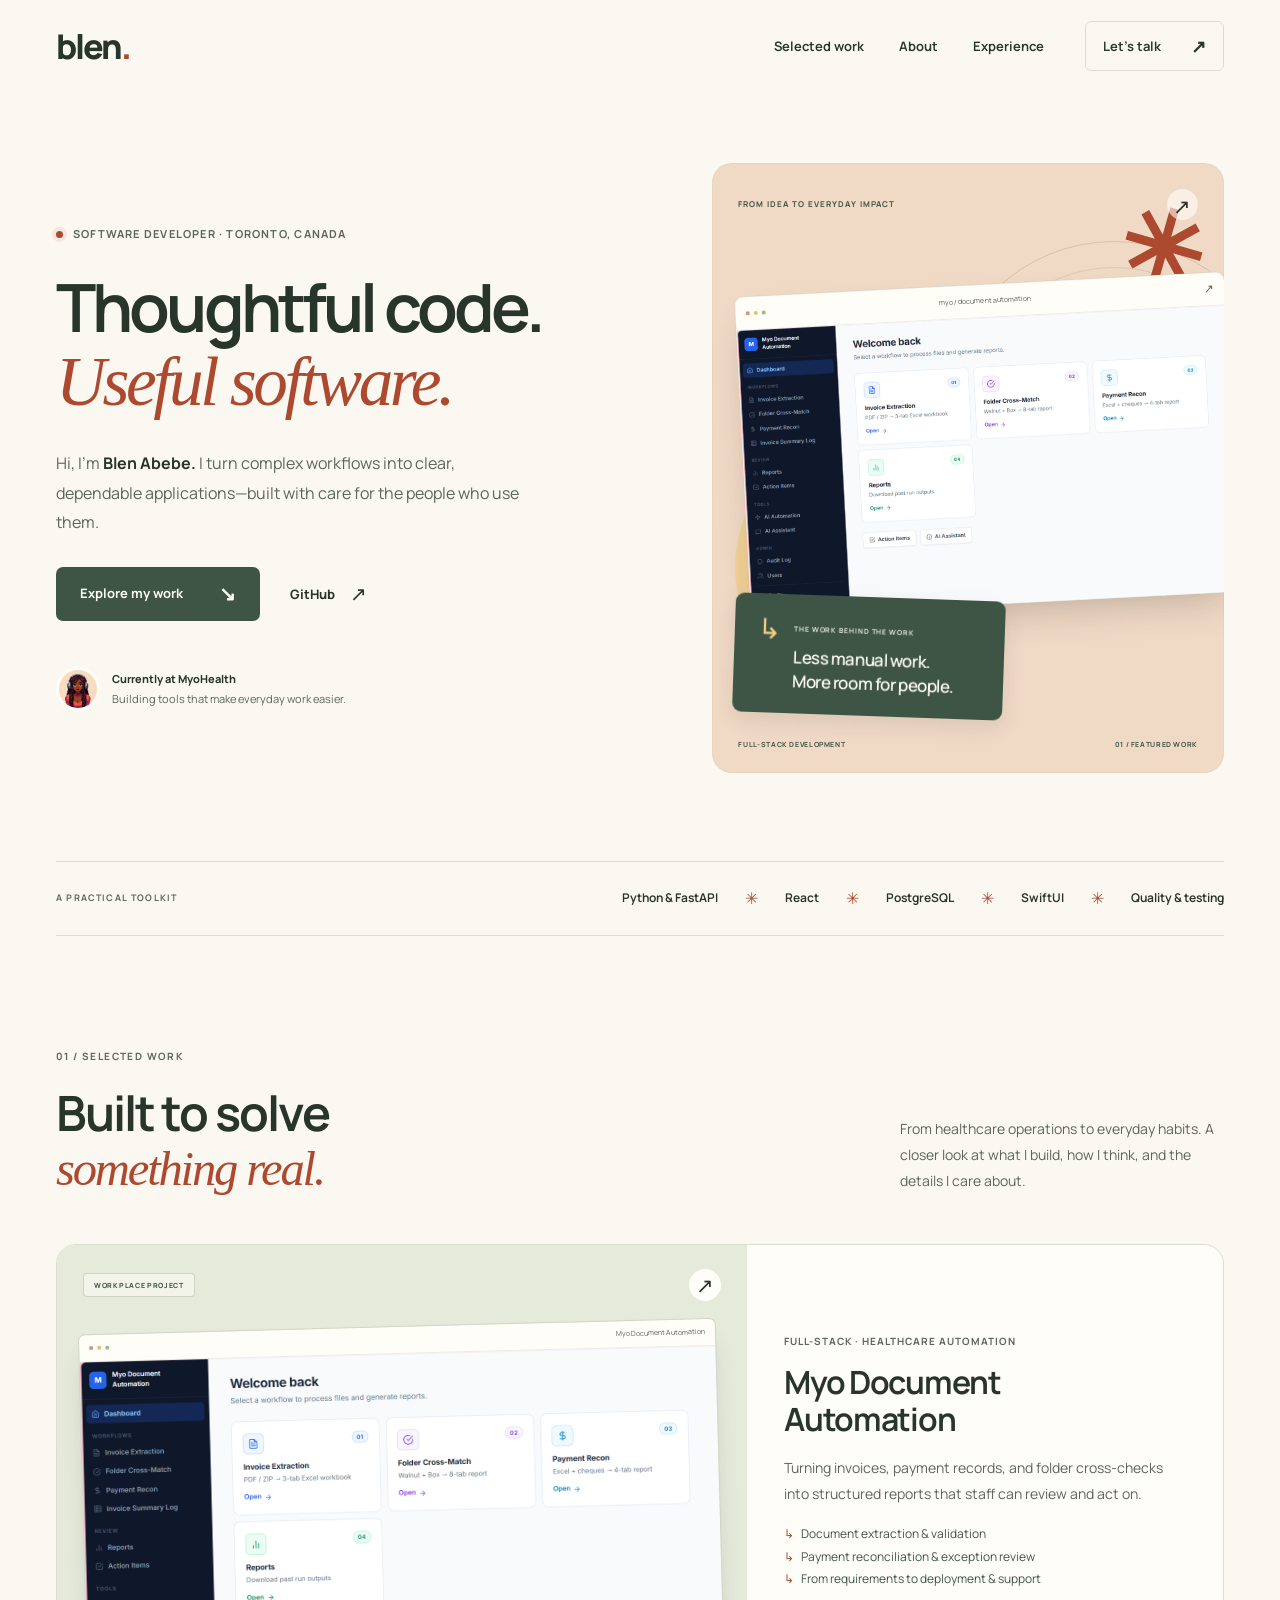
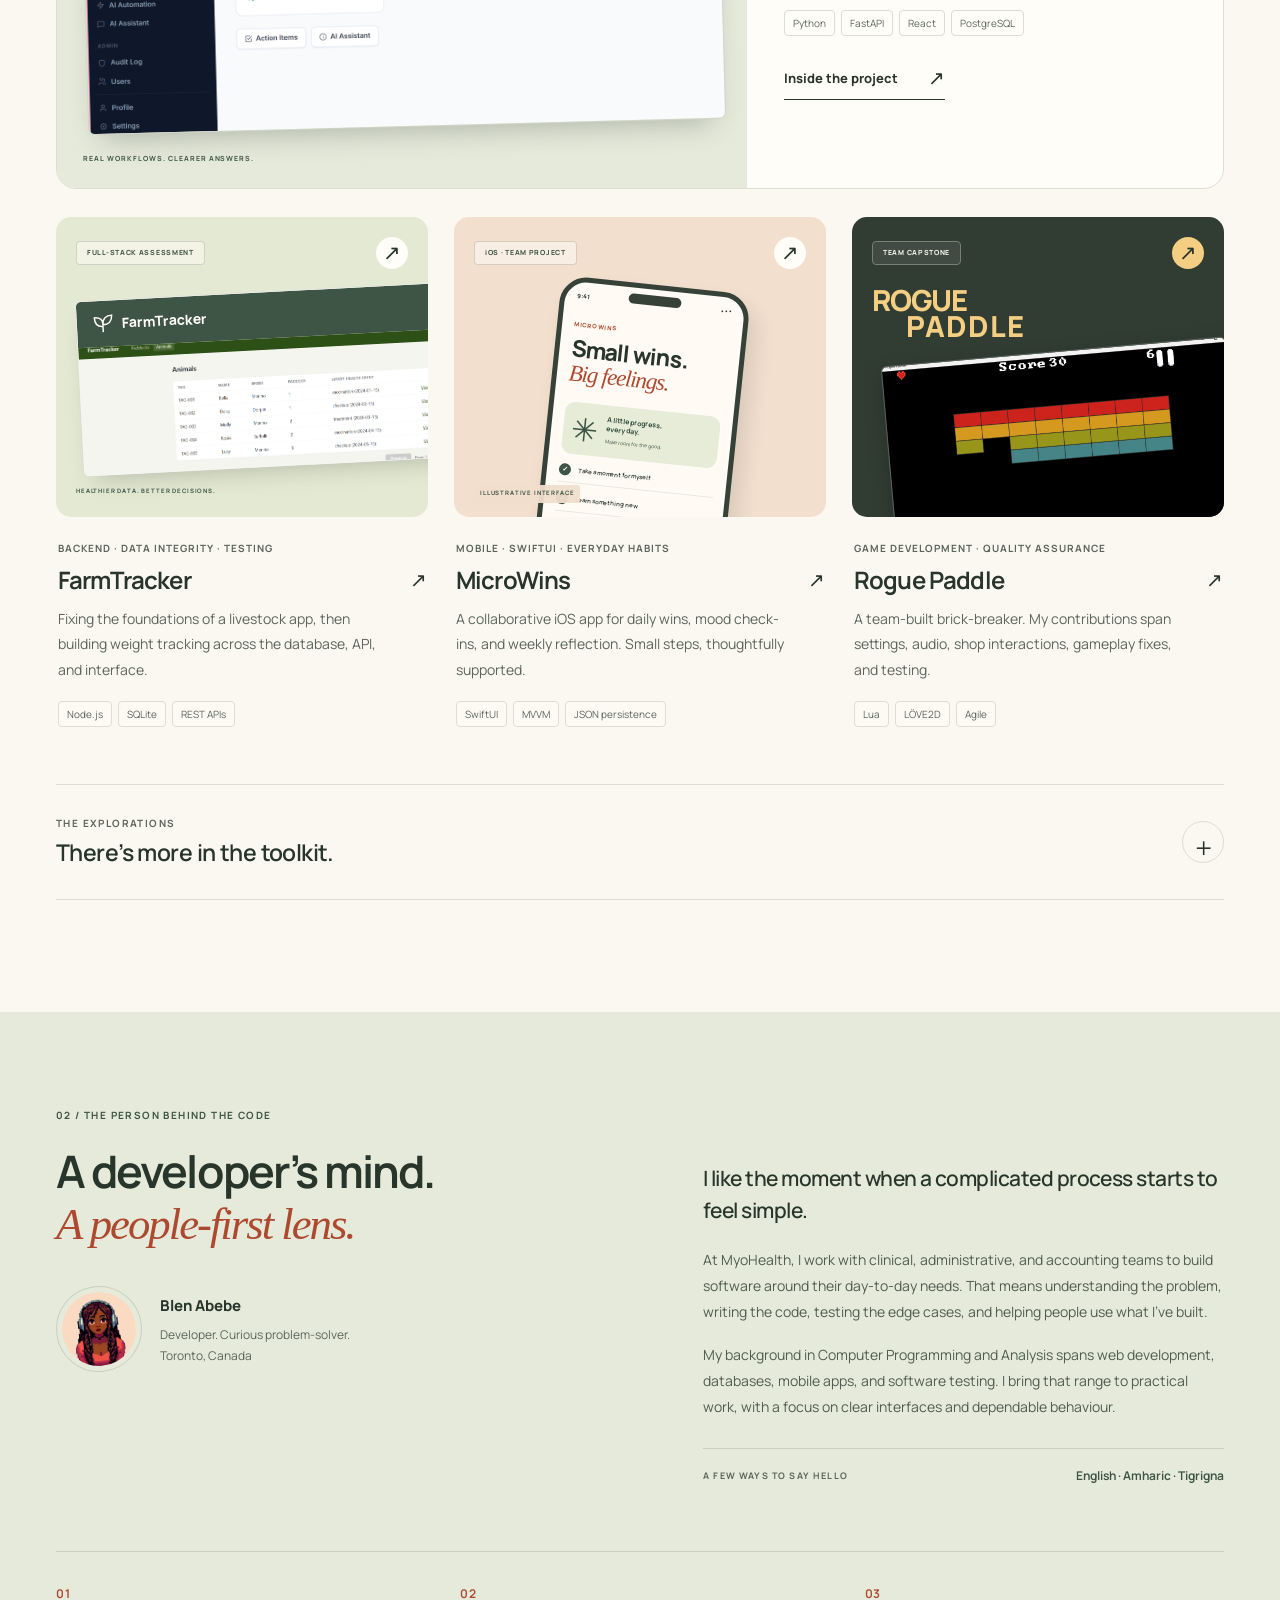
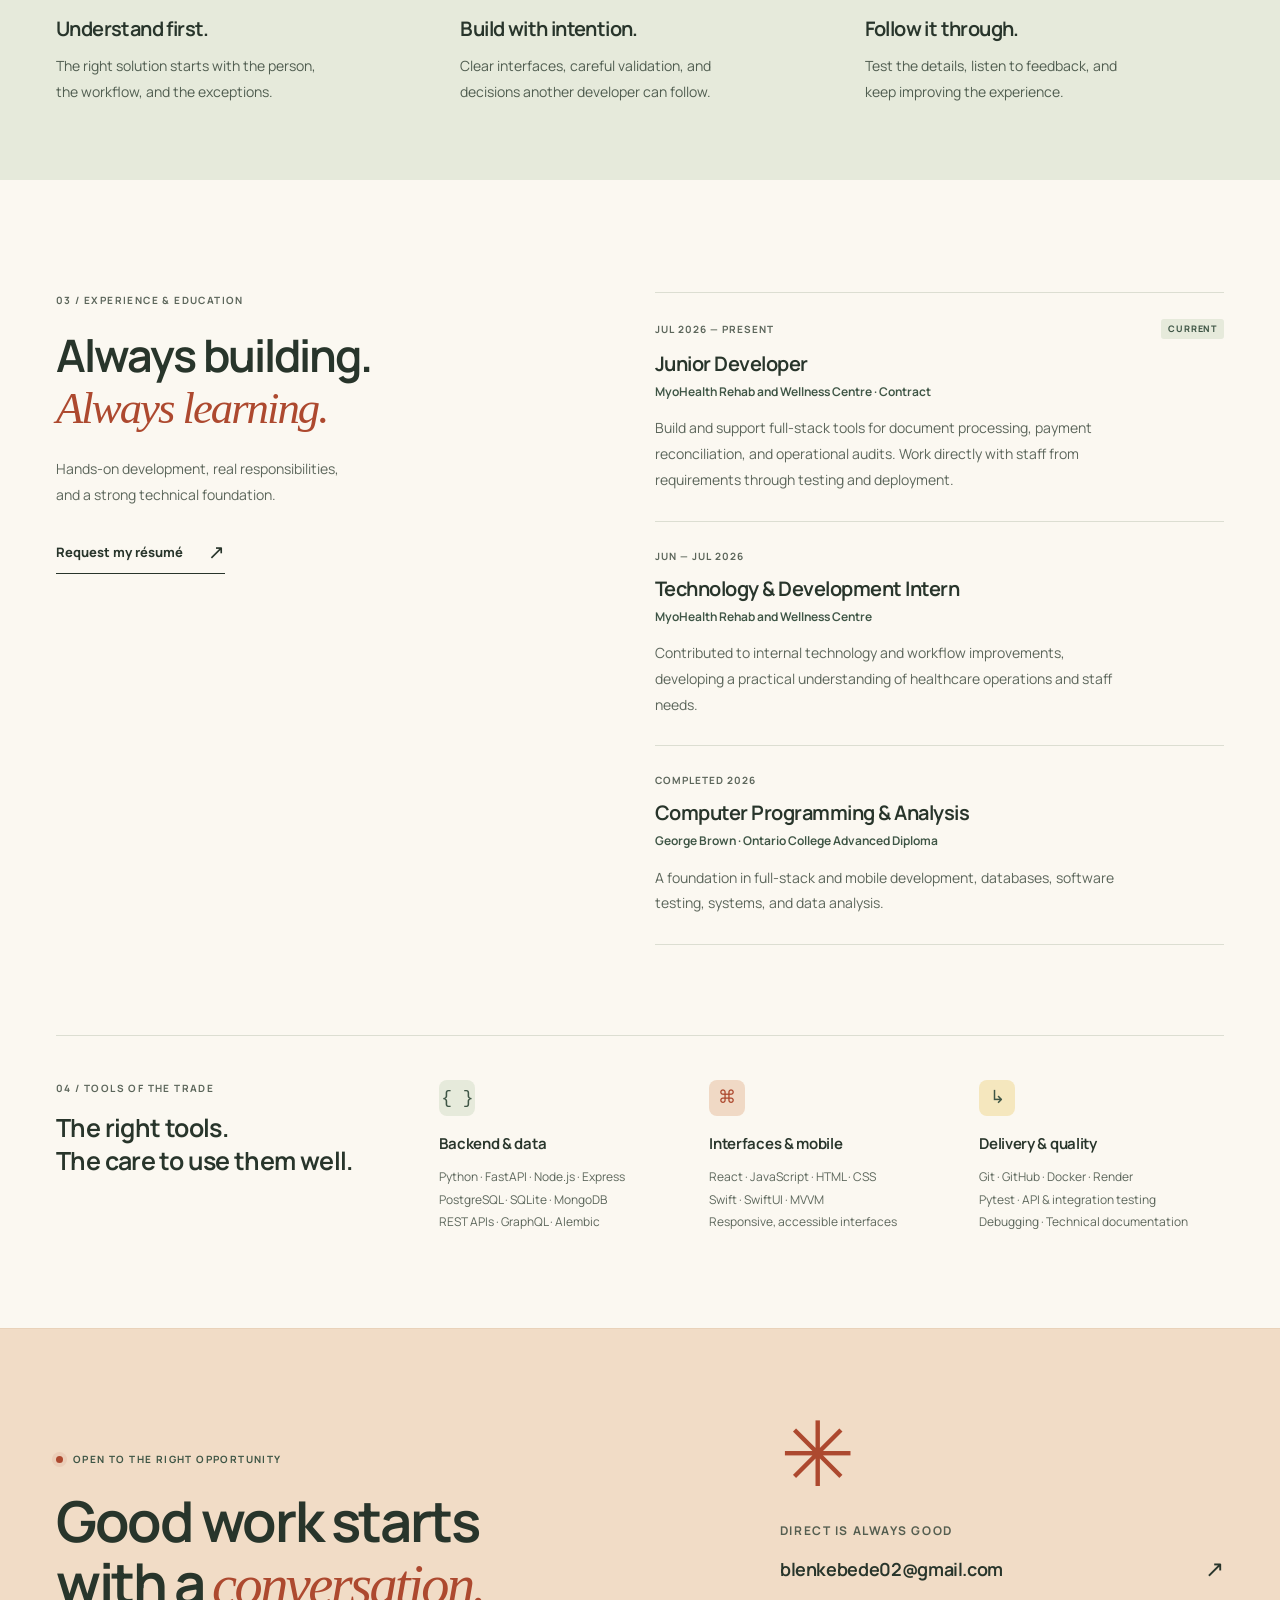
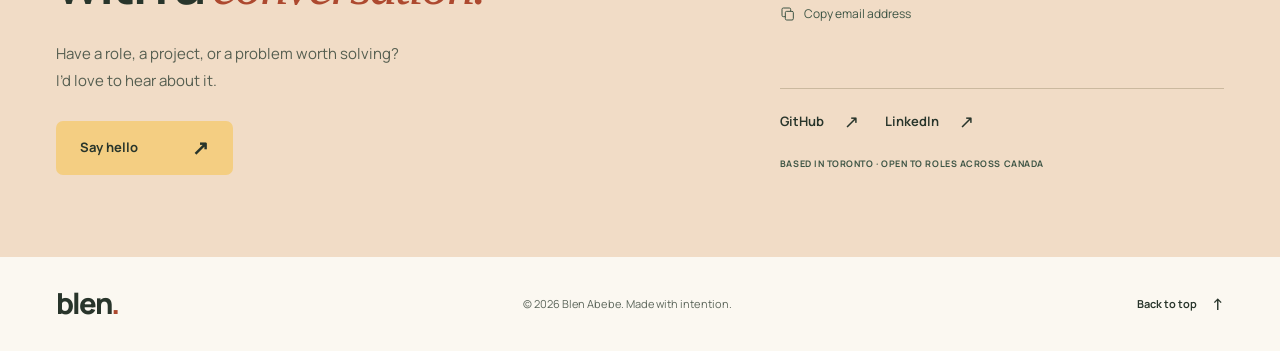
<file: index.html>
<!doctype html>
<html lang="en">
<head>
  <meta charset="utf-8">
  <meta name="viewport" content="width=device-width, initial-scale=1">
  <meta name="theme-color" content="#fbf8f1">
  <title>Blen Abebe — Software Developer in Toronto</title>
  <meta name="description" content="Blen Abebe is a Toronto-based software developer building thoughtful web applications, healthcare automation, and mobile experiences. Explore selected projects and get in touch.">
  <link rel="canonical" href="https://bliyu.github.io/Blen-portfolio/">
  <link rel="icon" href="favicon.svg" type="image/svg+xml">
  <link rel="preload" href="assets/fonts/manrope-latin.woff2" as="font" type="font/woff2" crossorigin>
  <link rel="stylesheet" href="assets/styles.css">
  <script src="assets/site.js" defer></script>
  <meta property="og:type" content="website">
  <meta property="og:locale" content="en_CA">
  <meta property="og:site_name" content="Blen Abebe — Portfolio">
  <meta property="og:title" content="Blen Abebe — Thoughtful code. Useful software.">
  <meta property="og:description" content="Software developer in Toronto. Full-stack applications, automation, and mobile experiences built around real people.">
  <meta property="og:url" content="https://bliyu.github.io/Blen-portfolio/">
  <meta property="og:image" content="https://bliyu.github.io/Blen-portfolio/assets/social-cover.png">
  <meta property="og:image:width" content="1200">
  <meta property="og:image:height" content="630">
  <meta property="og:image:alt" content="Blen Abebe. Thoughtful code. Useful software. Software developer, Toronto.">
  <meta name="twitter:card" content="summary_large_image">
  <meta name="twitter:title" content="Blen Abebe — Software Developer">
  <meta name="twitter:description" content="Thoughtful code. Useful software. Explore my work in full-stack development, automation, and mobile.">
  <meta name="twitter:image" content="https://bliyu.github.io/Blen-portfolio/assets/social-cover.png">
  <script type="application/ld+json">
    {"@context":"https://schema.org","@type":"Person","name":"Blen Abebe","jobTitle":"Software Developer","url":"https://bliyu.github.io/Blen-portfolio/","email":"mailto:blenkebede02@gmail.com","homeLocation":{"@type":"Place","name":"Toronto, Canada"},"sameAs":["https://github.com/bliyu","https://www.linkedin.com/in/blenkebedeabebe"],"knowsAbout":["Python","FastAPI","React","PostgreSQL","Software testing","SwiftUI","Workflow automation"]}
  </script>
</head>
<body id="top">
  <a class="skip-link" href="#content">Skip to content</a>
  <header class="site-header">
    <div class="container header-inner">
      <a class="wordmark" href="#top" aria-label="Blen Abebe home">blen<span class="wordmark-dot">.</span></a>
      <button class="menu-toggle" type="button" aria-controls="site-nav" aria-expanded="false" aria-label="Open navigation" hidden>
        <span></span><span></span>
      </button>
      <nav class="site-nav" id="site-nav" aria-label="Main navigation">
        <a href="#work">Selected work</a>
        <a href="#about">About</a>
        <a href="#experience">Experience</a>
        <a class="nav-contact" href="#contact">Let’s talk <span aria-hidden="true">↗</span></a>
      </nav>
    </div>
  </header>

  <main id="content" tabindex="-1">
    <section class="hero container" aria-labelledby="hero-heading">
      <div class="hero-copy">
        <p class="eyebrow"><span class="status-dot" aria-hidden="true"></span> SOFTWARE DEVELOPER · TORONTO, CANADA</p>
        <h1 id="hero-heading">Thoughtful code.<br><span class="hero-serif">Useful software.</span></h1>
        <p class="hero-description">Hi, I’m <strong>Blen Abebe.</strong> I turn complex workflows into clear, dependable applications—built with care for the people who use them.</p>
        <div class="hero-actions">
          <a class="button button-dark" href="#work">Explore my work <span aria-hidden="true">↘</span></a>
          <a class="text-link" href="https://github.com/bliyu" target="_blank" rel="noopener noreferrer">GitHub <span aria-hidden="true">↗</span><span class="sr-only"> (opens in a new tab)</span></a>
        </div>
        <div class="hero-person">
          <img src="blen-avatar.jpg" width="44" height="44" alt="" class="mini-avatar">
          <div><strong>Currently at MyoHealth</strong><span>Building tools that make everyday work easier.</span></div>
        </div>
      </div>

      <a class="hero-visual" href="projects/myo.html" aria-label="Explore Myo Document Automation, my featured project">
        <div class="hero-visual-top"><span class="tiny-label">FROM IDEA TO EVERYDAY IMPACT</span><span class="visual-arrow" aria-hidden="true">↗</span></div>
        <div class="orbit" aria-hidden="true"><span class="orbit-inner"></span><svg class="asterisk" viewBox="0 0 100 100" fill="none"><path d="M50 6v88M6 50h88M19 19l62 62M19 81l62-62" stroke="currentColor" stroke-width="10"/></svg></div>
        <div class="hero-window">
          <div class="window-bar"><div class="window-dots" aria-hidden="true"><i></i><i></i><i></i></div><span>myo / document automation</span><span class="window-secure" aria-hidden="true">↗</span></div>
          <img src="myo-dashboard.png" width="1412" height="826" alt="Myo document automation dashboard with invoice extraction, folder cross-match, payment reconciliation, and reporting workflows" fetchpriority="high">
        </div>
        <div class="hero-note"><span class="note-icon" aria-hidden="true">↳</span><div><span class="tiny-label">THE WORK BEHIND THE WORK</span><p>Less manual work.<br>More room for people.</p></div></div>
        <div class="hero-visual-bottom"><span>FULL-STACK DEVELOPMENT</span><span>01 / FEATURED WORK</span></div>
      </a>
    </section>

    <div class="container focus-strip" aria-label="Areas of focus">
      <span class="tiny-label">A PRACTICAL TOOLKIT</span>
      <div class="focus-items"><span>Python &amp; FastAPI</span><span class="focus-star" aria-hidden="true">✳</span><span>React</span><span class="focus-star" aria-hidden="true">✳</span><span>PostgreSQL</span><span class="focus-star" aria-hidden="true">✳</span><span>SwiftUI</span><span class="focus-star" aria-hidden="true">✳</span><span>Quality &amp; testing</span></div>
    </div>

    <section class="section work-section container" id="work" aria-labelledby="work-heading">
      <div class="section-heading">
        <div><p class="eyebrow">01 / SELECTED WORK</p><h2 id="work-heading">Built to solve<br><span class="serif-text">something real.</span></h2></div>
        <p class="section-description">From healthcare operations to everyday habits. A closer look at what I build, how I think, and the details I care about.</p>
      </div>

      <article class="featured-project">
        <a class="featured-image" href="projects/myo.html" aria-label="View Myo Document Automation case study">
          <div class="project-visual-label"><span class="pill">WORKPLACE PROJECT</span><span class="circle-arrow" aria-hidden="true">↗</span></div>
          <div class="featured-screen"><div class="window-bar"><div class="window-dots" aria-hidden="true"><i></i><i></i><i></i></div><span>Myo Document Automation</span></div><img src="myo-dashboard.png" width="1412" height="826" loading="lazy" alt="MyoHealth application dashboard showing document-processing workflows"></div>
          <span class="visual-caption">REAL WORKFLOWS. CLEARER ANSWERS.</span>
        </a>
        <div class="featured-copy">
          <p class="project-category">FULL-STACK · HEALTHCARE AUTOMATION</p>
          <h3><a href="projects/myo.html">Myo Document<br>Automation</a></h3>
          <p>Turning invoices, payment records, and folder cross-checks into structured reports that staff can review and act on.</p>
          <ul class="project-highlights"><li>Document extraction &amp; validation</li><li>Payment reconciliation &amp; exception review</li><li>From requirements to deployment &amp; support</li></ul>
          <ul class="tag-list" aria-label="Technologies"><li>Python</li><li>FastAPI</li><li>React</li><li>PostgreSQL</li></ul>
          <a class="text-link project-link" href="projects/myo.html">Inside the project <span aria-hidden="true">↗</span></a>
        </div>
      </article>

      <div class="project-grid">
        <article class="project-card">
          <a class="project-image farm-visual" href="projects/farmtracker.html" aria-label="View FarmTracker case study">
            <div class="project-visual-label"><span class="pill">FULL-STACK ASSESSMENT</span><span class="circle-arrow" aria-hidden="true">↗</span></div>
            <div class="farm-preview"><span class="farm-wordmark"><svg viewBox="0 0 24 24" width="22" height="22" fill="none" aria-hidden="true"><path d="M12 21V10m0 5C5 15 3 11 3 5c6 0 9 3 9 7m0 1c0-7 4-10 10-10 0 6-3 10-10 10Z" stroke="currentColor" stroke-width="1.6"/></svg>FarmTracker</span><img src="farm-animals.png" width="1622" height="656" loading="lazy" alt="FarmTracker livestock records with animal names, breeds, paddocks, and health events"></div>
            <span class="visual-caption">HEALTHIER DATA. BETTER DECISIONS.</span>
          </a>
          <div class="project-card-body"><p class="project-category">BACKEND · DATA INTEGRITY · TESTING</p><h3><a href="projects/farmtracker.html">FarmTracker <span aria-hidden="true">↗</span></a></h3><p>Fixing the foundations of a livestock app, then building weight tracking across the database, API, and interface.</p><ul class="tag-list" aria-label="Technologies"><li>Node.js</li><li>SQLite</li><li>REST APIs</li></ul></div>
        </article>

        <article class="project-card">
          <a class="project-image micro-visual" href="projects/microwins.html" aria-label="View MicroWins team project case study">
            <div class="project-visual-label"><span class="pill">iOS · TEAM PROJECT</span><span class="circle-arrow" aria-hidden="true">↗</span></div>
            <div class="phone-preview" aria-hidden="true"><div class="phone-speaker"></div><div class="phone-topline"><span>9:41</span><span>•••</span></div><span class="phone-label">MICROWINS</span><p class="phone-title">Small wins.<br><em>Big feelings.</em></p><div class="phone-progress"><span class="progress-flower">✳</span><div><b>A little progress,<br>every day.</b><span>Make room for the good.</span></div></div><div class="phone-task"><span class="task-check">✓</span><span>Take a moment for myself</span></div><div class="phone-task"><span class="task-check">✓</span><span>Learn something new</span></div><div class="phone-task"><span class="task-empty"></span><span>Celebrate a small win</span></div><div class="phone-nav"><span>⌂</span><span>＋</span><span>◴</span></div></div>
            <span class="visual-caption">ILLUSTRATIVE INTERFACE</span>
          </a>
          <div class="project-card-body"><p class="project-category">MOBILE · SWIFTUI · EVERYDAY HABITS</p><h3><a href="projects/microwins.html">MicroWins <span aria-hidden="true">↗</span></a></h3><p>A collaborative iOS app for daily wins, mood check-ins, and weekly reflection. Small steps, thoughtfully supported.</p><ul class="tag-list" aria-label="Technologies"><li>SwiftUI</li><li>MVVM</li><li>JSON persistence</li></ul></div>
        </article>

        <article class="project-card">
          <a class="project-image rogue-visual" href="projects/rogue-paddle.html" aria-label="View Rogue Paddle team capstone case study">
            <div class="project-visual-label"><span class="pill pill-on-dark">TEAM CAPSTONE</span><span class="circle-arrow circle-arrow-dark" aria-hidden="true">↗</span></div>
            <div class="rogue-heading" aria-hidden="true">ROGUE<span>PADDLE</span></div>
            <img class="rogue-screen" src="rogue-gameplay.webp" width="1280" height="680" loading="lazy" alt="Rogue Paddle brick-breaker gameplay with colourful blocks, score, and a paddle">
            <span class="visual-caption">A LITTLE PLAY. A LOT OF PROBLEM-SOLVING.</span>
          </a>
          <div class="project-card-body"><p class="project-category">GAME DEVELOPMENT · QUALITY ASSURANCE</p><h3><a href="projects/rogue-paddle.html">Rogue Paddle <span aria-hidden="true">↗</span></a></h3><p>A team-built brick-breaker. My contributions span settings, audio, shop interactions, gameplay fixes, and testing.</p><ul class="tag-list" aria-label="Technologies"><li>Lua</li><li>LÖVE2D</li><li>Agile</li></ul></div>
        </article>
      </div>

      <details class="more-projects">
        <summary><span><span class="eyebrow">THE EXPLORATIONS</span><span class="more-title">There’s more in the toolkit.</span></span><span class="details-icon" aria-hidden="true">+</span></summary>
        <div class="exploration-grid">
          <div><span class="tiny-label">WEB APPLICATION</span><h3>Game Store Inventory</h3><p>Product browsing, category filtering, and inventory interfaces.</p><span class="exploration-tech">HTML · CSS · JavaScript</span></div>
          <div><span class="tiny-label">API &amp; DATA</span><h3>Employee Management</h3><p>GraphQL CRUD operations, input validation, and database persistence.</p><span class="exploration-tech">Node.js · GraphQL · MongoDB</span></div>
          <div><span class="tiny-label">DESKTOP GAME</span><h3>Gomoku</h3><p>Five-in-a-row gameplay, board state, and turn-based interactions.</p><span class="exploration-tech">Java · Object-oriented programming</span></div>
          <div><span class="tiny-label">DATA SCIENCE</span><h3>Iris Analysis</h3><p>Data exploration, classification, model evaluation, and visual reporting.</p><span class="exploration-tech">Python · pandas · scikit-learn</span></div>
        </div>
        <a class="text-link" href="https://github.com/bliyu" target="_blank" rel="noopener noreferrer">Explore my GitHub <span aria-hidden="true">↗</span><span class="sr-only"> (opens in a new tab)</span></a>
      </details>
    </section>

    <section class="about-section" id="about" aria-labelledby="about-heading">
      <div class="container about-layout">
        <div class="about-intro"><p class="eyebrow">02 / THE PERSON BEHIND THE CODE</p><h2 id="about-heading">A developer’s mind.<br><span class="serif-text">A people-first lens.</span></h2><div class="about-identity"><div class="avatar-frame"><img src="blen-avatar.jpg" width="88" height="88" loading="lazy" alt="Pixel-art illustration of Blen wearing headphones"></div><div><strong>Blen Abebe</strong><span>Developer. Curious problem-solver.</span><span>Toronto, Canada</span></div></div></div>
        <div class="about-copy"><p class="about-lead">I like the moment when a complicated process starts to feel simple.</p><p>At MyoHealth, I work with clinical, administrative, and accounting teams to build software around their day-to-day needs. That means understanding the problem, writing the code, testing the edge cases, and helping people use what I’ve built.</p><p>My background in Computer Programming and Analysis spans web development, databases, mobile apps, and software testing. I bring that range to practical work, with a focus on clear interfaces and dependable behaviour.</p><div class="language-line"><span class="tiny-label">A FEW WAYS TO SAY HELLO</span><span>English · Amharic · Tigrigna</span></div></div>
      </div>
      <div class="container principles"><div><span class="principle-number">01</span><h3>Understand first.</h3><p>The right solution starts with the person, the workflow, and the exceptions.</p></div><div><span class="principle-number">02</span><h3>Build with intention.</h3><p>Clear interfaces, careful validation, and decisions another developer can follow.</p></div><div><span class="principle-number">03</span><h3>Follow it through.</h3><p>Test the details, listen to feedback, and keep improving the experience.</p></div></div>
    </section>

    <section class="section container experience-section" id="experience" aria-labelledby="experience-heading">
      <div class="experience-intro"><p class="eyebrow">03 / EXPERIENCE &amp; EDUCATION</p><h2 id="experience-heading">Always building.<br><span class="serif-text">Always learning.</span></h2><p>Hands-on development, real responsibilities, and a strong technical foundation.</p><a class="text-link" href="mailto:blenkebede02@gmail.com?subject=R%C3%A9sum%C3%A9%20request">Request my résumé <span aria-hidden="true">↗</span></a></div>
      <div class="timeline">
        <article class="timeline-item"><div class="timeline-top"><p class="timeline-date">JUL 2026 — PRESENT</p><span class="current-label">CURRENT</span></div><h3>Junior Developer</h3><p class="timeline-place">MyoHealth Rehab and Wellness Centre · Contract</p><p>Build and support full-stack tools for document processing, payment reconciliation, and operational audits. Work directly with staff from requirements through testing and deployment.</p></article>
        <article class="timeline-item"><p class="timeline-date">JUN — JUL 2026</p><h3>Technology &amp; Development Intern</h3><p class="timeline-place">MyoHealth Rehab and Wellness Centre</p><p>Contributed to internal technology and workflow improvements, developing a practical understanding of healthcare operations and staff needs.</p></article>
        <article class="timeline-item"><p class="timeline-date">COMPLETED 2026</p><h3>Computer Programming &amp; Analysis</h3><p class="timeline-place">George Brown · Ontario College Advanced Diploma</p><p>A foundation in full-stack and mobile development, databases, software testing, systems, and data analysis.</p></article>
      </div>
    </section>

    <section class="container toolkit-section" id="stack" aria-labelledby="toolkit-heading">
      <div class="toolkit-heading"><p class="eyebrow">04 / TOOLS OF THE TRADE</p><h2 id="toolkit-heading">The right tools.<br>The care to use them well.</h2></div>
      <div class="toolkit-grid"><div><span class="toolkit-icon" aria-hidden="true">{ }</span><h3>Backend &amp; data</h3><p>Python · FastAPI · Node.js · Express<br>PostgreSQL · SQLite · MongoDB<br>REST APIs · GraphQL · Alembic</p></div><div><span class="toolkit-icon" aria-hidden="true">⌘</span><h3>Interfaces &amp; mobile</h3><p>React · JavaScript · HTML · CSS<br>Swift · SwiftUI · MVVM<br>Responsive, accessible interfaces</p></div><div><span class="toolkit-icon" aria-hidden="true">↳</span><h3>Delivery &amp; quality</h3><p>Git · GitHub · Docker · Render<br>Pytest · API &amp; integration testing<br>Debugging · Technical documentation</p></div></div>
    </section>

    <section class="contact-section" id="contact" aria-labelledby="contact-heading">
      <span id="book" class="anchor-alias" aria-hidden="true"></span>
      <div class="container contact-layout"><div><p class="eyebrow"><span class="status-dot" aria-hidden="true"></span> OPEN TO THE RIGHT OPPORTUNITY</p><h2 id="contact-heading">Good work starts<br>with a <span class="serif-text">conversation.</span></h2><p>Have a role, a project, or a problem worth solving?<br>I’d love to hear about it.</p><a class="button button-lime" href="mailto:blenkebede02@gmail.com">Say hello <span aria-hidden="true">↗</span></a></div><div class="contact-details"><span class="contact-asterisk" aria-hidden="true">✳</span><p class="tiny-label">DIRECT IS ALWAYS GOOD</p><a class="email-link" href="mailto:blenkebede02@gmail.com">blenkebede02@gmail.com <span aria-hidden="true">↗</span></a><button class="copy-email" type="button" data-copy-email="blenkebede02@gmail.com" hidden><svg width="16" height="16" viewBox="0 0 24 24" fill="none" aria-hidden="true"><rect x="8" y="8" width="12" height="13" rx="2" stroke="currentColor" stroke-width="1.5"/><path d="M16 8V5a2 2 0 0 0-2-2H5a2 2 0 0 0-2 2v9a2 2 0 0 0 2 2h3" stroke="currentColor" stroke-width="1.5"/></svg><span>Copy email address</span></button><p id="copy-status" class="copy-status" role="status" aria-live="polite"></p><div class="contact-socials"><a href="https://github.com/bliyu" target="_blank" rel="noopener noreferrer">GitHub <span aria-hidden="true">↗</span><span class="sr-only"> (opens in a new tab)</span></a><a href="https://www.linkedin.com/in/blenkebedeabebe" target="_blank" rel="noopener noreferrer">LinkedIn <span aria-hidden="true">↗</span><span class="sr-only"> (opens in a new tab)</span></a></div><span class="contact-location">BASED IN TORONTO · OPEN TO ROLES ACROSS CANADA</span></div></div>
    </section>
  </main>

  <footer class="site-footer"><div class="container footer-inner"><a class="wordmark" href="#top" aria-label="Back to top">blen<span class="wordmark-dot">.</span></a><p>© <span data-year>2026</span> Blen Abebe. Made with intention.</p><a class="back-top" href="#top">Back to top <span aria-hidden="true">↑</span></a></div></footer>
</body>
</html>
</file>
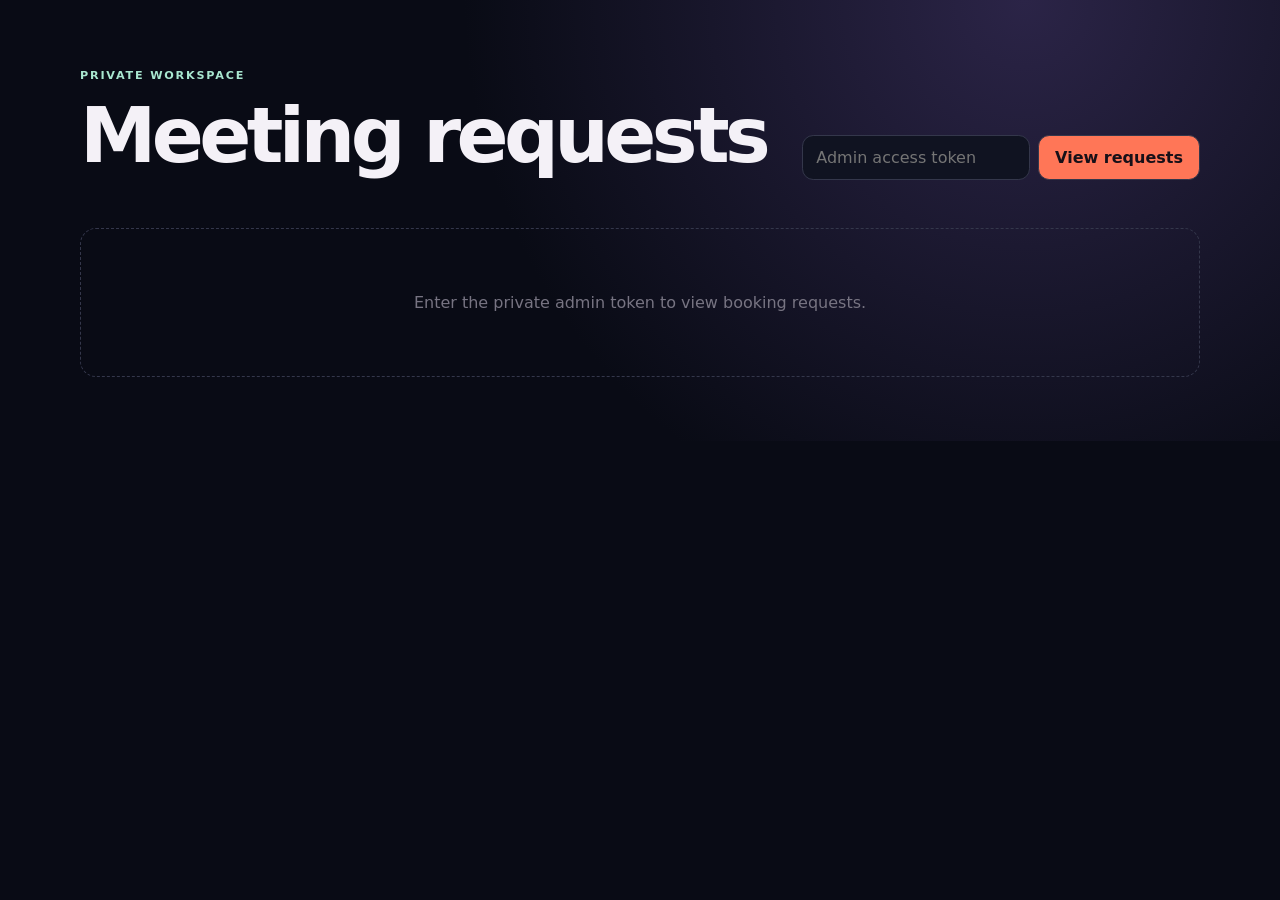
<file: admin/index.html>
<!doctype html>
<html lang="en">
<head>
  <meta charset="utf-8">
  <meta name="viewport" content="width=device-width,initial-scale=1">
  <title>Booking Requests — Blen Abebe</title>
  <meta name="robots" content="noindex,nofollow">
  <style>
    :root{color-scheme:dark;font-family:Inter,ui-sans-serif,system-ui;background:#090b15;color:#f4f1f7}*{box-sizing:border-box}body{margin:0;background:radial-gradient(circle at 80% 0,#2b2447 0,transparent 35rem),#090b15}main{width:min(1120px,calc(100% - 2rem));margin:auto;padding:4rem 0}header{display:flex;justify-content:space-between;gap:2rem;align-items:end;margin-bottom:2rem}h1{font-size:clamp(2.5rem,6vw,5rem);letter-spacing:-.06em;margin:.5rem 0 0}.kicker{color:#a8e6cf;font-size:.7rem;font-weight:800;letter-spacing:.16em}.login{display:flex;gap:.5rem}input,button{height:2.8rem;border:1px solid #34374b;border-radius:.7rem;font:inherit}input{padding:0 .8rem;background:#101321;color:#fff}button{padding:0 1rem;background:#ff7657;color:#171018;font-weight:800;cursor:pointer}.summary{display:grid;grid-template-columns:repeat(3,1fr);gap:.8rem;margin-bottom:1rem}.summary div,.card{border:1px solid #2b2e40;background:rgba(18,21,36,.9);border-radius:1rem}.summary div{padding:1rem}.summary strong{display:block;font-size:1.6rem}.summary span{color:#8c8998;font-size:.7rem}.list{display:grid;gap:.75rem}.card{padding:1rem}.top{display:flex;justify-content:space-between;gap:1rem}.top strong{font-size:1rem}.top span,.meta{color:#8c8998;font-size:.7rem}.meta{display:flex;flex-wrap:wrap;gap:.45rem 1rem;margin-top:.7rem}.message{margin:.9rem 0 0;padding-top:.8rem;border-top:1px solid #292c3d;color:#c5c2cd;font-size:.8rem;line-height:1.6}.empty{padding:4rem 1rem;text-align:center;color:#777482;border:1px dashed #34374b;border-radius:1rem}@media(max-width:720px){header{align-items:stretch;flex-direction:column}.login{flex-direction:column}.summary{grid-template-columns:1fr}}
  </style>
</head>
<body><main><header><div><span class="kicker">PRIVATE WORKSPACE</span><h1>Meeting requests</h1></div><form class="login" id="login"><input id="token" type="password" autocomplete="current-password" placeholder="Admin access token" required><button>View requests</button></form></header><section class="summary" id="summary"></section><section class="list" id="list"><div class="empty">Enter the private admin token to view booking requests.</div></section></main>
<script>
const login=document.querySelector('#login'),token=document.querySelector('#token'),list=document.querySelector('#list'),summary=document.querySelector('#summary');
token.value=sessionStorage.getItem('bookingAdminToken')||'';
function esc(value){return String(value??'').replace(/[&<>"']/g,char=>({'&':'&amp;','<':'&lt;','>':'&gt;','"':'&quot;',"'":'&#39;'}[char]))}
async function load(){const value=token.value.trim();if(!value)return;sessionStorage.setItem('bookingAdminToken',value);list.innerHTML='<div class="empty">Loading requests…</div>';const response=await fetch('/api/bookings',{headers:{Authorization:`Bearer ${value}`}});if(!response.ok){list.innerHTML='<div class="empty">Access was not accepted. Check the admin token.</div>';summary.innerHTML='';return}const rows=await response.json();const now=Math.floor(Date.now()/1000),week=rows.filter(row=>row.created_at>now-604800).length;summary.innerHTML=`<div><strong>${rows.length}</strong><span>recent requests</span></div><div><strong>${week}</strong><span>received this week</span></div><div><strong>${rows.filter(row=>row.email_status==='sent').length}</strong><span>confirmations sent</span></div>`;list.innerHTML=rows.length?rows.map(row=>`<article class="card"><div class="top"><strong>${esc(row.name)}</strong><span>${new Date(row.created_at*1000).toLocaleString()}</span></div><div class="meta"><span>${esc(row.email)}</span><span>${esc(row.company||'No company')}</span><span>${esc(row.conversation)}</span><span>${esc(row.requested_date)} · ${esc(row.requested_time)}</span><span>${esc(row.email_status)}</span></div><p class="message">${esc(row.message||'No message provided')}</p></article>`).join(''):'<div class="empty">No meeting requests yet.</div>'}
login.addEventListener('submit',event=>{event.preventDefault();load()});if(token.value)load();
</script></body></html>
</file>
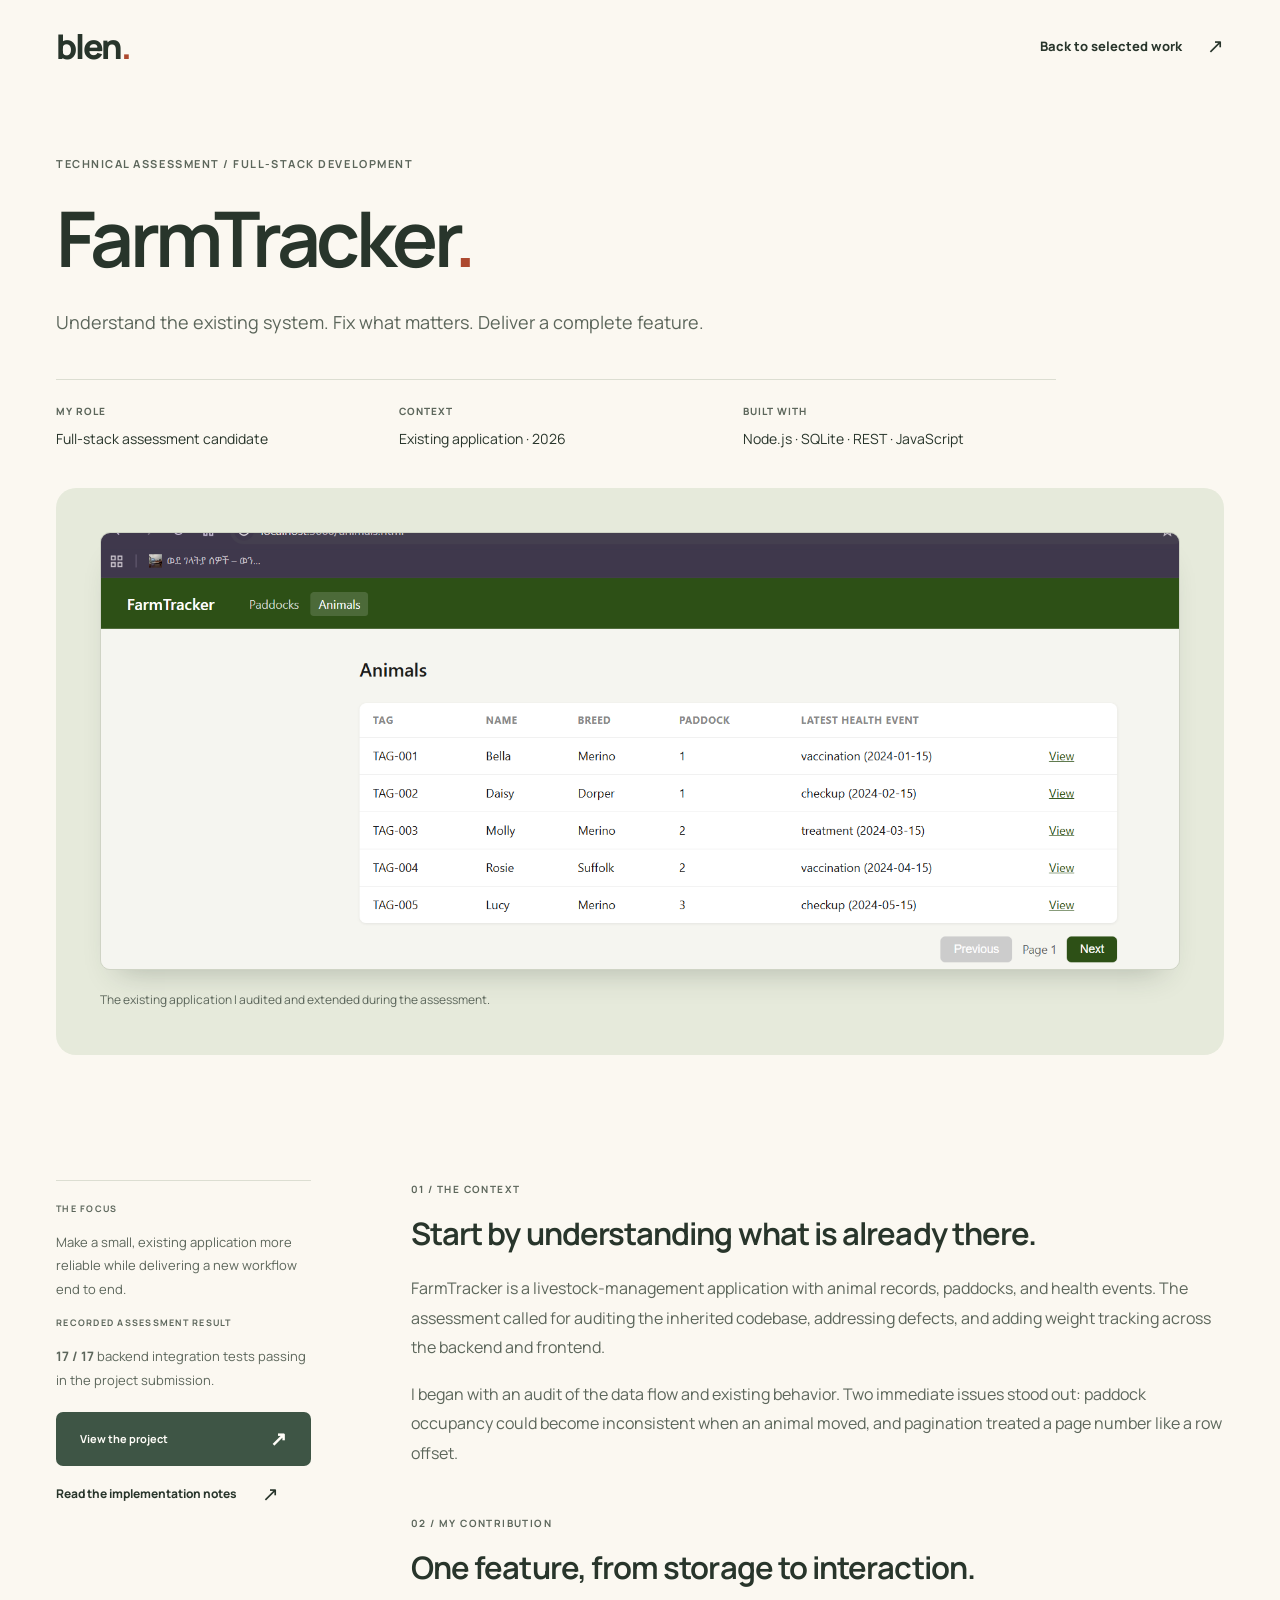
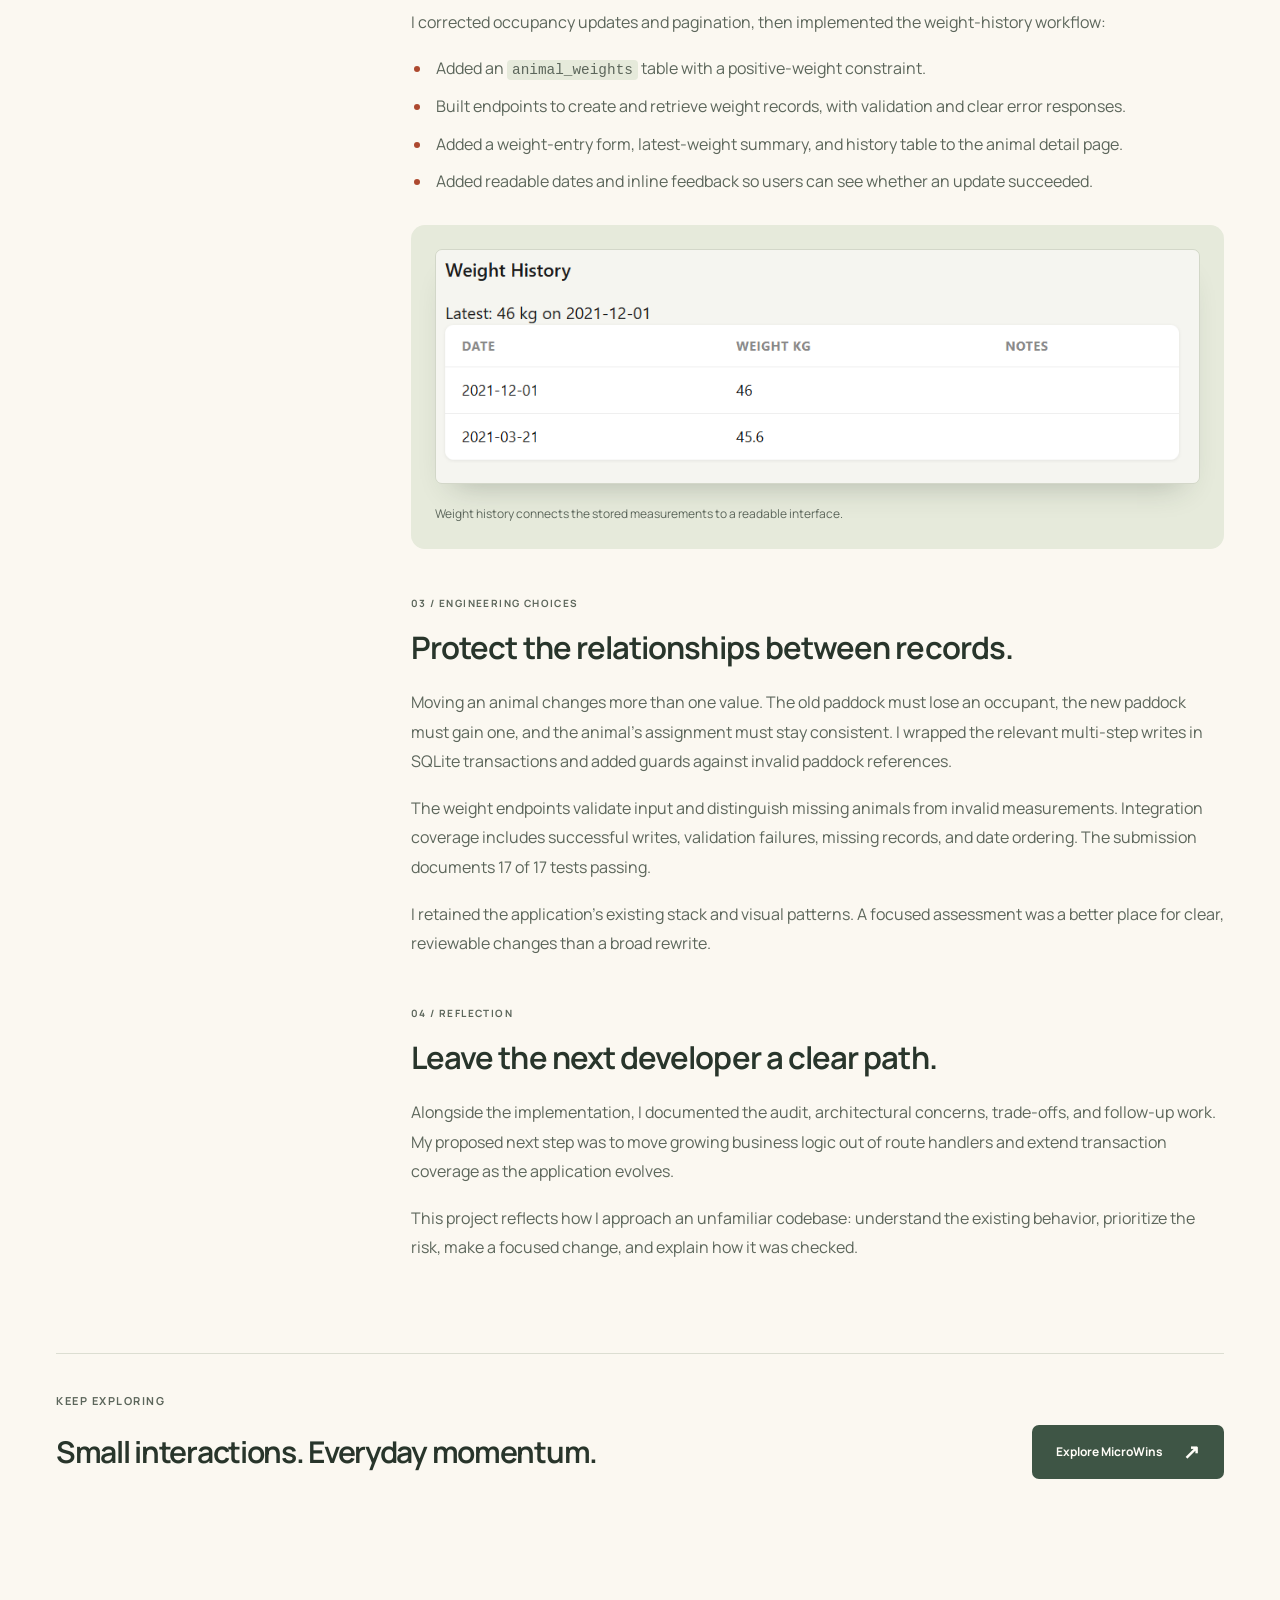
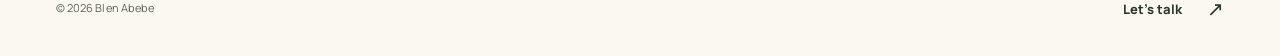
<file: projects/farmtracker.html>
<!doctype html>
<html lang="en">
<head>
  <meta charset="utf-8">
  <meta name="viewport" content="width=device-width, initial-scale=1">
  <meta name="theme-color" content="#fbf8f1">
  <title>FarmTracker — Blen Abebe</title>
  <meta name="description" content="Blen Abebe's FarmTracker assessment: auditing an existing application, fixing data-consistency defects, and delivering weight tracking across SQLite, a Node.js API, and the interface.">
  <link rel="canonical" href="https://bliyu.github.io/Blen-portfolio/projects/farmtracker.html">
  <link rel="icon" href="../favicon.svg" type="image/svg+xml">
  <link rel="preload" href="../assets/fonts/manrope-latin.woff2" as="font" type="font/woff2" crossorigin>
  <link rel="stylesheet" href="../assets/styles.css">
  <script src="../assets/site.js" defer></script>
</head>
<body data-page="case-study">
  <a class="skip-link" href="#main">Skip to content</a>
  <header class="site-header">
    <div class="container header-inner">
      <a class="wordmark" href="../index.html" aria-label="Blen Abebe home">blen<span class="wordmark-dot">.</span></a>
      <a class="text-link" href="../index.html#work">Back to selected work <span aria-hidden="true">↗</span></a>
    </div>
  </header>
  <main id="main" class="case-page" tabindex="-1">
    <div class="container case-hero">
      <p class="eyebrow">Technical assessment / Full-stack development</p>
      <h1 class="case-title">FarmTracker<span class="wordmark-dot">.</span></h1>
      <p class="case-intro">Understand the existing system. Fix what matters. Deliver a complete feature.</p>
      <dl class="case-meta">
        <div><dt>My role</dt><dd>Full-stack assessment candidate</dd></div>
        <div><dt>Context</dt><dd>Existing application · 2026</dd></div>
        <div><dt>Built with</dt><dd>Node.js · SQLite · REST · JavaScript</dd></div>
      </dl>
      <figure class="case-cover">
        <img src="../farm-animals.png" width="1622" height="656" alt="FarmTracker animal list showing animal tags, names, breeds, paddocks, health events, and pagination." fetchpriority="high">
        <figcaption class="image-caption">The existing application I audited and extended during the assessment.</figcaption>
      </figure>
    </div>
    <div class="container case-layout">
      <aside class="case-sidebar" aria-label="Project details">
        <p class="eyebrow">The focus</p>
        <p>Make a small, existing application more reliable while delivering a new workflow end to end.</p>
        <p class="eyebrow">Recorded assessment result</p>
        <p><strong>17 / 17</strong> backend integration tests passing in the project submission.</p>
        <a class="button button-dark" href="https://github.com/bliyu/CSFInternshipAssessment2026/tree/blen-fullstack-assessment/track2-fullstack" target="_blank" rel="noopener noreferrer">View the project <span aria-hidden="true">↗</span></a>
        <a class="text-link" href="https://github.com/bliyu/CSFInternshipAssessment2026/blob/blen-fullstack-assessment/track2-fullstack/PR_DESCRIPTION.md" target="_blank" rel="noopener noreferrer">Read the implementation notes <span aria-hidden="true">↗</span></a>
      </aside>
      <article class="case-body" aria-label="FarmTracker case study">
        <section class="case-section" aria-labelledby="context">
          <p class="eyebrow">01 / The context</p>
          <h2 id="context">Start by understanding what is already there.</h2>
          <p>FarmTracker is a livestock-management application with animal records, paddocks, and health events. The assessment called for auditing the inherited codebase, addressing defects, and adding weight tracking across the backend and frontend.</p>
          <p>I began with an audit of the data flow and existing behavior. Two immediate issues stood out: paddock occupancy could become inconsistent when an animal moved, and pagination treated a page number like a row offset.</p>
        </section>
        <section class="case-section" aria-labelledby="contribution">
          <p class="eyebrow">02 / My contribution</p>
          <h2 id="contribution">One feature, from storage to interaction.</h2>
          <p>I corrected occupancy updates and pagination, then implemented the weight-history workflow:</p>
          <ul>
            <li>Added an <code>animal_weights</code> table with a positive-weight constraint.</li>
            <li>Built endpoints to create and retrieve weight records, with validation and clear error responses.</li>
            <li>Added a weight-entry form, latest-weight summary, and history table to the animal detail page.</li>
            <li>Added readable dates and inline feedback so users can see whether an update succeeded.</li>
          </ul>
          <figure class="case-cover">
            <img src="../farm-history.png" width="915" height="280" alt="FarmTracker weight-history feature with a latest-weight summary and a table of recorded measurements." loading="lazy">
            <figcaption class="image-caption">Weight history connects the stored measurements to a readable interface.</figcaption>
          </figure>
        </section>
        <section class="case-section" aria-labelledby="choices">
          <p class="eyebrow">03 / Engineering choices</p>
          <h2 id="choices">Protect the relationships between records.</h2>
          <p>Moving an animal changes more than one value. The old paddock must lose an occupant, the new paddock must gain one, and the animal's assignment must stay consistent. I wrapped the relevant multi-step writes in SQLite transactions and added guards against invalid paddock references.</p>
          <p>The weight endpoints validate input and distinguish missing animals from invalid measurements. Integration coverage includes successful writes, validation failures, missing records, and date ordering. The submission documents 17 of 17 tests passing.</p>
          <p>I retained the application's existing stack and visual patterns. A focused assessment was a better place for clear, reviewable changes than a broad rewrite.</p>
        </section>
        <section class="case-section" aria-labelledby="learning">
          <p class="eyebrow">04 / Reflection</p>
          <h2 id="learning">Leave the next developer a clear path.</h2>
          <p>Alongside the implementation, I documented the audit, architectural concerns, trade-offs, and follow-up work. My proposed next step was to move growing business logic out of route handlers and extend transaction coverage as the application evolves.</p>
          <p>This project reflects how I approach an unfamiliar codebase: understand the existing behavior, prioritize the risk, make a focused change, and explain how it was checked.</p>
        </section>
      </article>
    </div>
    <section class="container case-next" aria-labelledby="next-project">
      <p class="eyebrow">Keep exploring</p>
      <h2 id="next-project">Small interactions. Everyday momentum.</h2>
      <a class="button button-dark" href="microwins.html">Explore MicroWins <span aria-hidden="true">↗</span></a>
    </section>
  </main>
  <footer class="site-footer">
    <div class="container footer-inner"><p>© <span data-year>2026</span> Blen Abebe</p><a class="text-link" href="mailto:blenkebede02@gmail.com">Let's talk <span aria-hidden="true">↗</span></a></div>
  </footer>
</body>
</html>
</file>
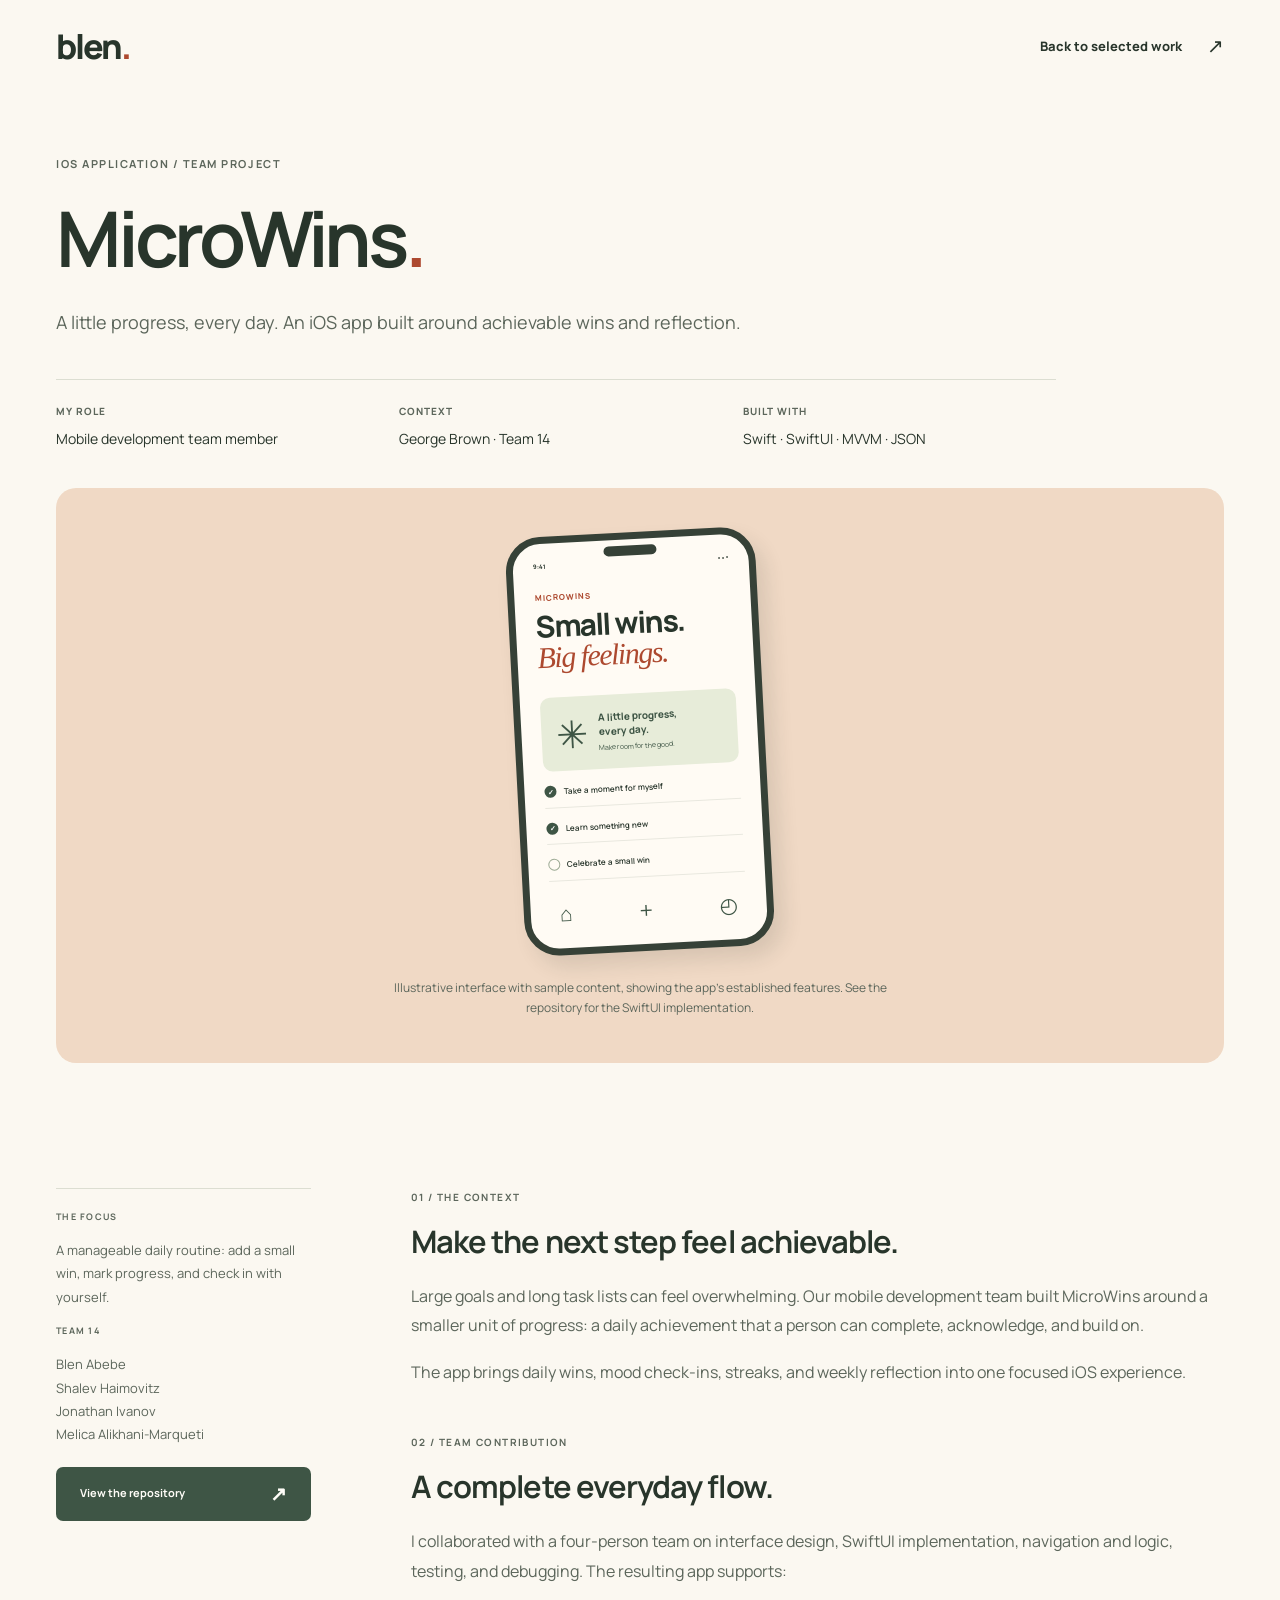
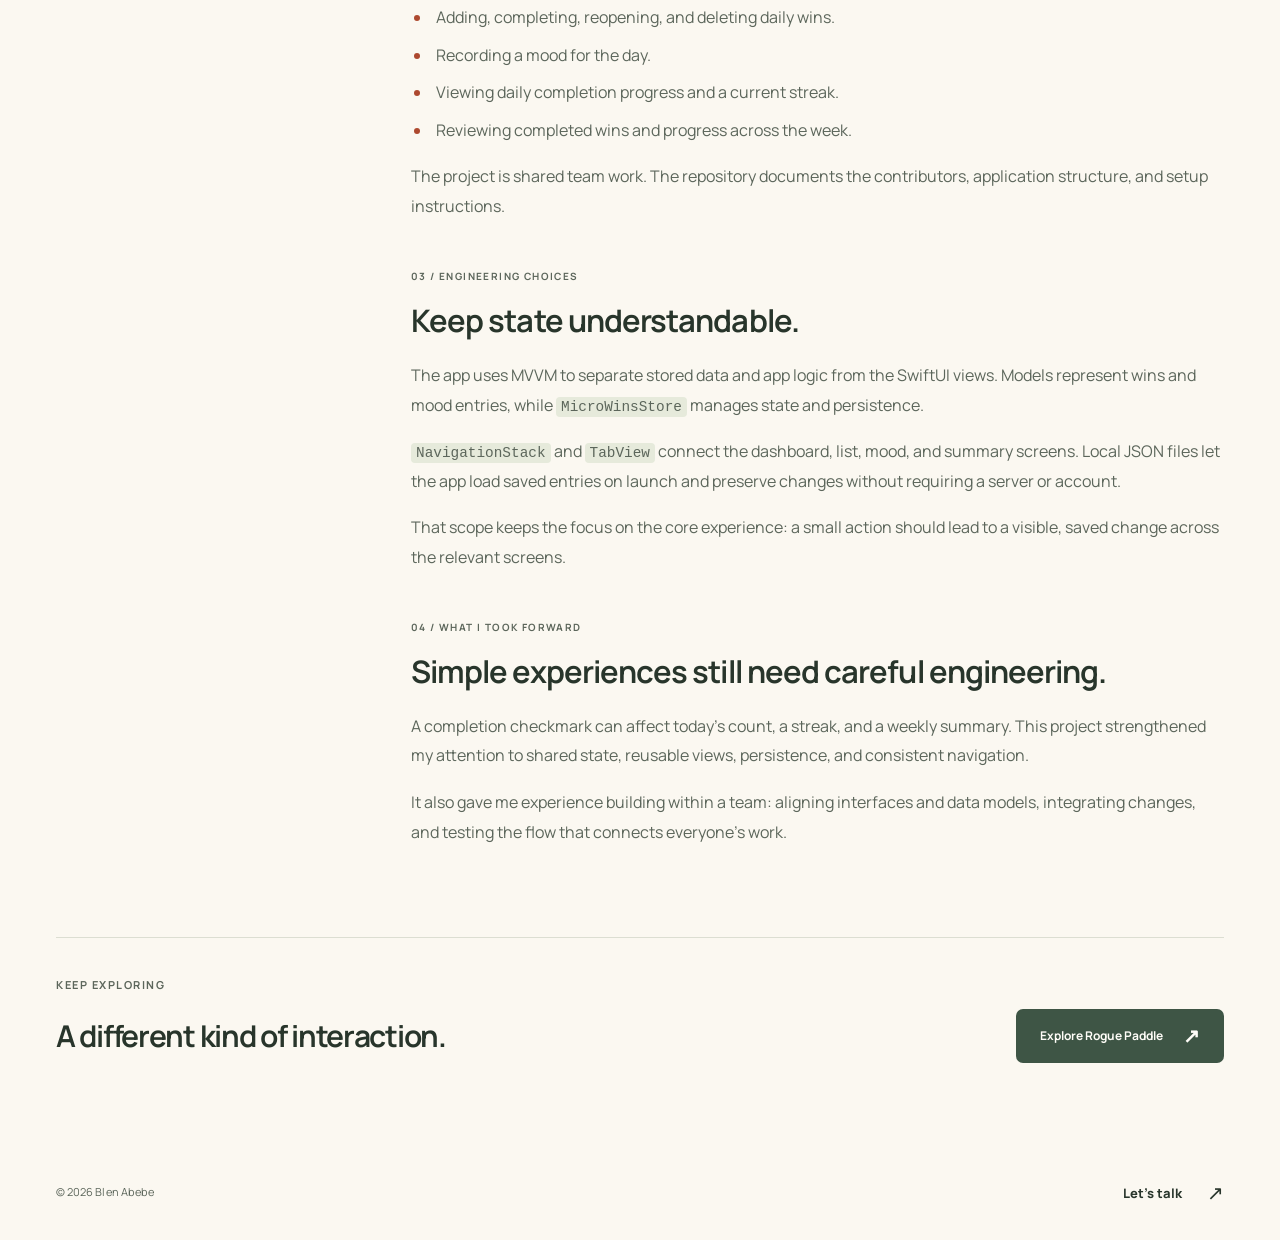
<file: projects/microwins.html>
<!doctype html>
<html lang="en">
<head>
  <meta charset="utf-8">
  <meta name="viewport" content="width=device-width, initial-scale=1">
  <meta name="theme-color" content="#fbf8f1">
  <title>MicroWins — Blen Abebe</title>
  <meta name="description" content="MicroWins is a team-built SwiftUI app for daily achievements, mood check-ins, streaks, and weekly reflection. Explore Blen Abebe's mobile development work.">
  <link rel="canonical" href="https://bliyu.github.io/Blen-portfolio/projects/microwins.html">
  <link rel="icon" href="../favicon.svg" type="image/svg+xml">
  <link rel="preload" href="../assets/fonts/manrope-latin.woff2" as="font" type="font/woff2" crossorigin>
  <link rel="stylesheet" href="../assets/styles.css">
  <script src="../assets/site.js" defer></script>
</head>
<body data-page="case-study">
  <a class="skip-link" href="#main">Skip to content</a>
  <header class="site-header">
    <div class="container header-inner">
      <a class="wordmark" href="../index.html" aria-label="Blen Abebe home">blen<span class="wordmark-dot">.</span></a>
      <a class="text-link" href="../index.html#work">Back to selected work <span aria-hidden="true">↗</span></a>
    </div>
  </header>
  <main id="main" class="case-page" tabindex="-1">
    <div class="container case-hero">
      <p class="eyebrow">iOS application / Team project</p>
      <h1 class="case-title">MicroWins<span class="wordmark-dot">.</span></h1>
      <p class="case-intro">A little progress, every day. An iOS app built around achievable wins and reflection.</p>
      <dl class="case-meta">
        <div><dt>My role</dt><dd>Mobile development team member</dd></div>
        <div><dt>Context</dt><dd>George Brown · Team 14</dd></div>
        <div><dt>Built with</dt><dd>Swift · SwiftUI · MVVM · JSON</dd></div>
      </dl>
      <figure class="case-cover case-illustration">
        <div class="phone-preview" role="img" aria-label="Illustrative MicroWins phone screen showing two completed daily wins and one remaining win. The illustration uses sample content.">
          <div class="phone-speaker" aria-hidden="true"></div>
          <div class="phone-topline" aria-hidden="true"><span>9:41</span><span>•••</span></div>
          <span class="phone-label">MICROWINS</span>
          <p class="phone-title">Small wins.<br><em>Big feelings.</em></p>
          <div class="phone-progress"><span class="progress-flower" aria-hidden="true">✳</span><div><b>A little progress,<br>every day.</b><span>Make room for the good.</span></div></div>
          <div class="phone-task"><span class="task-check" aria-hidden="true">✓</span><span>Take a moment for myself</span></div>
          <div class="phone-task"><span class="task-check" aria-hidden="true">✓</span><span>Learn something new</span></div>
          <div class="phone-task"><span class="task-empty" aria-hidden="true"></span><span>Celebrate a small win</span></div>
          <div class="phone-nav" aria-hidden="true"><span>⌂</span><span>＋</span><span>◴</span></div>
        </div>
        <figcaption class="image-caption">Illustrative interface with sample content, showing the app's established features. See the repository for the SwiftUI implementation.</figcaption>
      </figure>
    </div>
    <div class="container case-layout">
      <aside class="case-sidebar" aria-label="Project details">
        <p class="eyebrow">The focus</p>
        <p>A manageable daily routine: add a small win, mark progress, and check in with yourself.</p>
        <p class="eyebrow">Team 14</p>
        <p>Blen Abebe<br>Shalev Haimovitz<br>Jonathan Ivanov<br>Melica Alikhani-Marqueti</p>
        <a class="button button-dark" href="https://github.com/bliyu/MicroWins" target="_blank" rel="noopener noreferrer">View the repository <span aria-hidden="true">↗</span></a>
      </aside>
      <article class="case-body" aria-label="MicroWins case study">
        <section class="case-section" aria-labelledby="context">
          <p class="eyebrow">01 / The context</p>
          <h2 id="context">Make the next step feel achievable.</h2>
          <p>Large goals and long task lists can feel overwhelming. Our mobile development team built MicroWins around a smaller unit of progress: a daily achievement that a person can complete, acknowledge, and build on.</p>
          <p>The app brings daily wins, mood check-ins, streaks, and weekly reflection into one focused iOS experience.</p>
        </section>
        <section class="case-section" aria-labelledby="contribution">
          <p class="eyebrow">02 / Team contribution</p>
          <h2 id="contribution">A complete everyday flow.</h2>
          <p>I collaborated with a four-person team on interface design, SwiftUI implementation, navigation and logic, testing, and debugging. The resulting app supports:</p>
          <ul>
            <li>Adding, completing, reopening, and deleting daily wins.</li>
            <li>Recording a mood for the day.</li>
            <li>Viewing daily completion progress and a current streak.</li>
            <li>Reviewing completed wins and progress across the week.</li>
          </ul>
          <p>The project is shared team work. The repository documents the contributors, application structure, and setup instructions.</p>
        </section>
        <section class="case-section" aria-labelledby="choices">
          <p class="eyebrow">03 / Engineering choices</p>
          <h2 id="choices">Keep state understandable.</h2>
          <p>The app uses MVVM to separate stored data and app logic from the SwiftUI views. Models represent wins and mood entries, while <code>MicroWinsStore</code> manages state and persistence.</p>
          <p><code>NavigationStack</code> and <code>TabView</code> connect the dashboard, list, mood, and summary screens. Local JSON files let the app load saved entries on launch and preserve changes without requiring a server or account.</p>
          <p>That scope keeps the focus on the core experience: a small action should lead to a visible, saved change across the relevant screens.</p>
        </section>
        <section class="case-section" aria-labelledby="learning">
          <p class="eyebrow">04 / What I took forward</p>
          <h2 id="learning">Simple experiences still need careful engineering.</h2>
          <p>A completion checkmark can affect today's count, a streak, and a weekly summary. This project strengthened my attention to shared state, reusable views, persistence, and consistent navigation.</p>
          <p>It also gave me experience building within a team: aligning interfaces and data models, integrating changes, and testing the flow that connects everyone's work.</p>
        </section>
      </article>
    </div>
    <section class="container case-next" aria-labelledby="next-project">
      <p class="eyebrow">Keep exploring</p>
      <h2 id="next-project">A different kind of interaction.</h2>
      <a class="button button-dark" href="rogue-paddle.html">Explore Rogue Paddle <span aria-hidden="true">↗</span></a>
    </section>
  </main>
  <footer class="site-footer">
    <div class="container footer-inner"><p>© <span data-year>2026</span> Blen Abebe</p><a class="text-link" href="mailto:blenkebede02@gmail.com">Let's talk <span aria-hidden="true">↗</span></a></div>
  </footer>
</body>
</html>
</file>
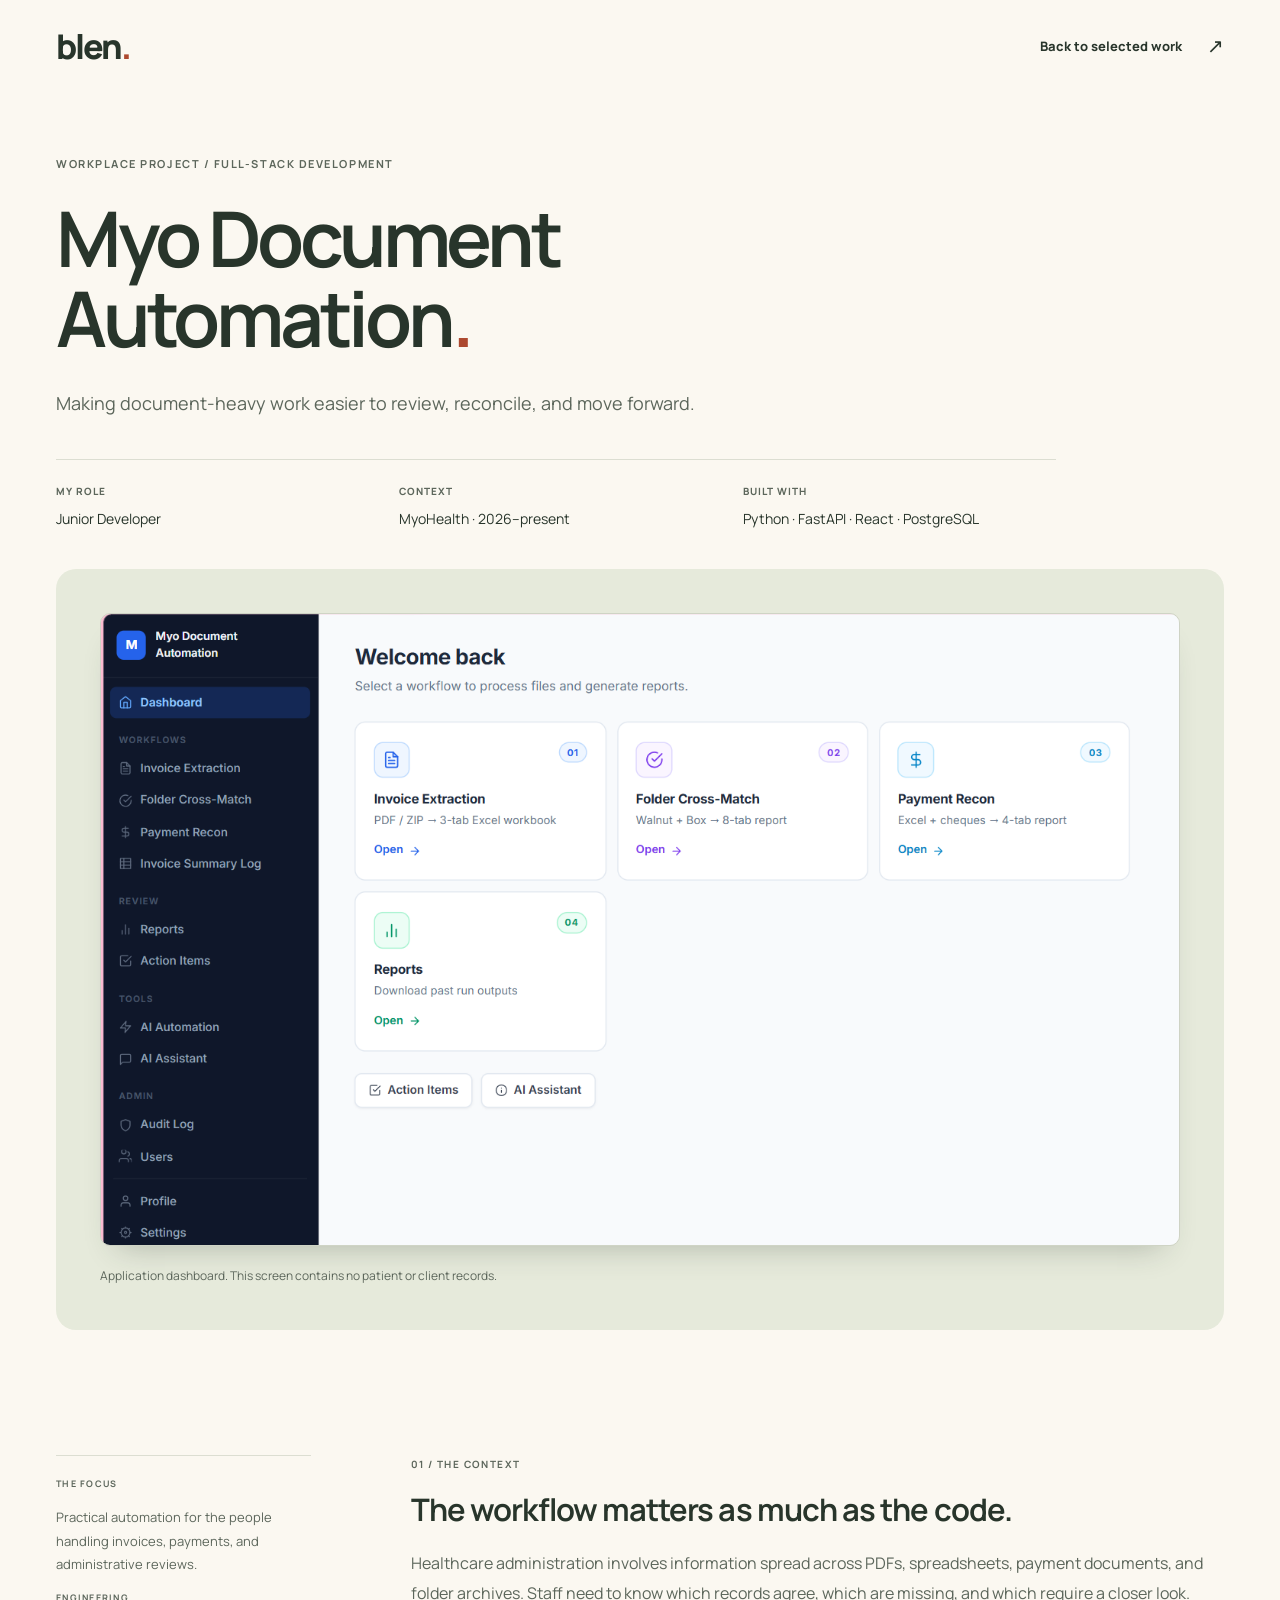
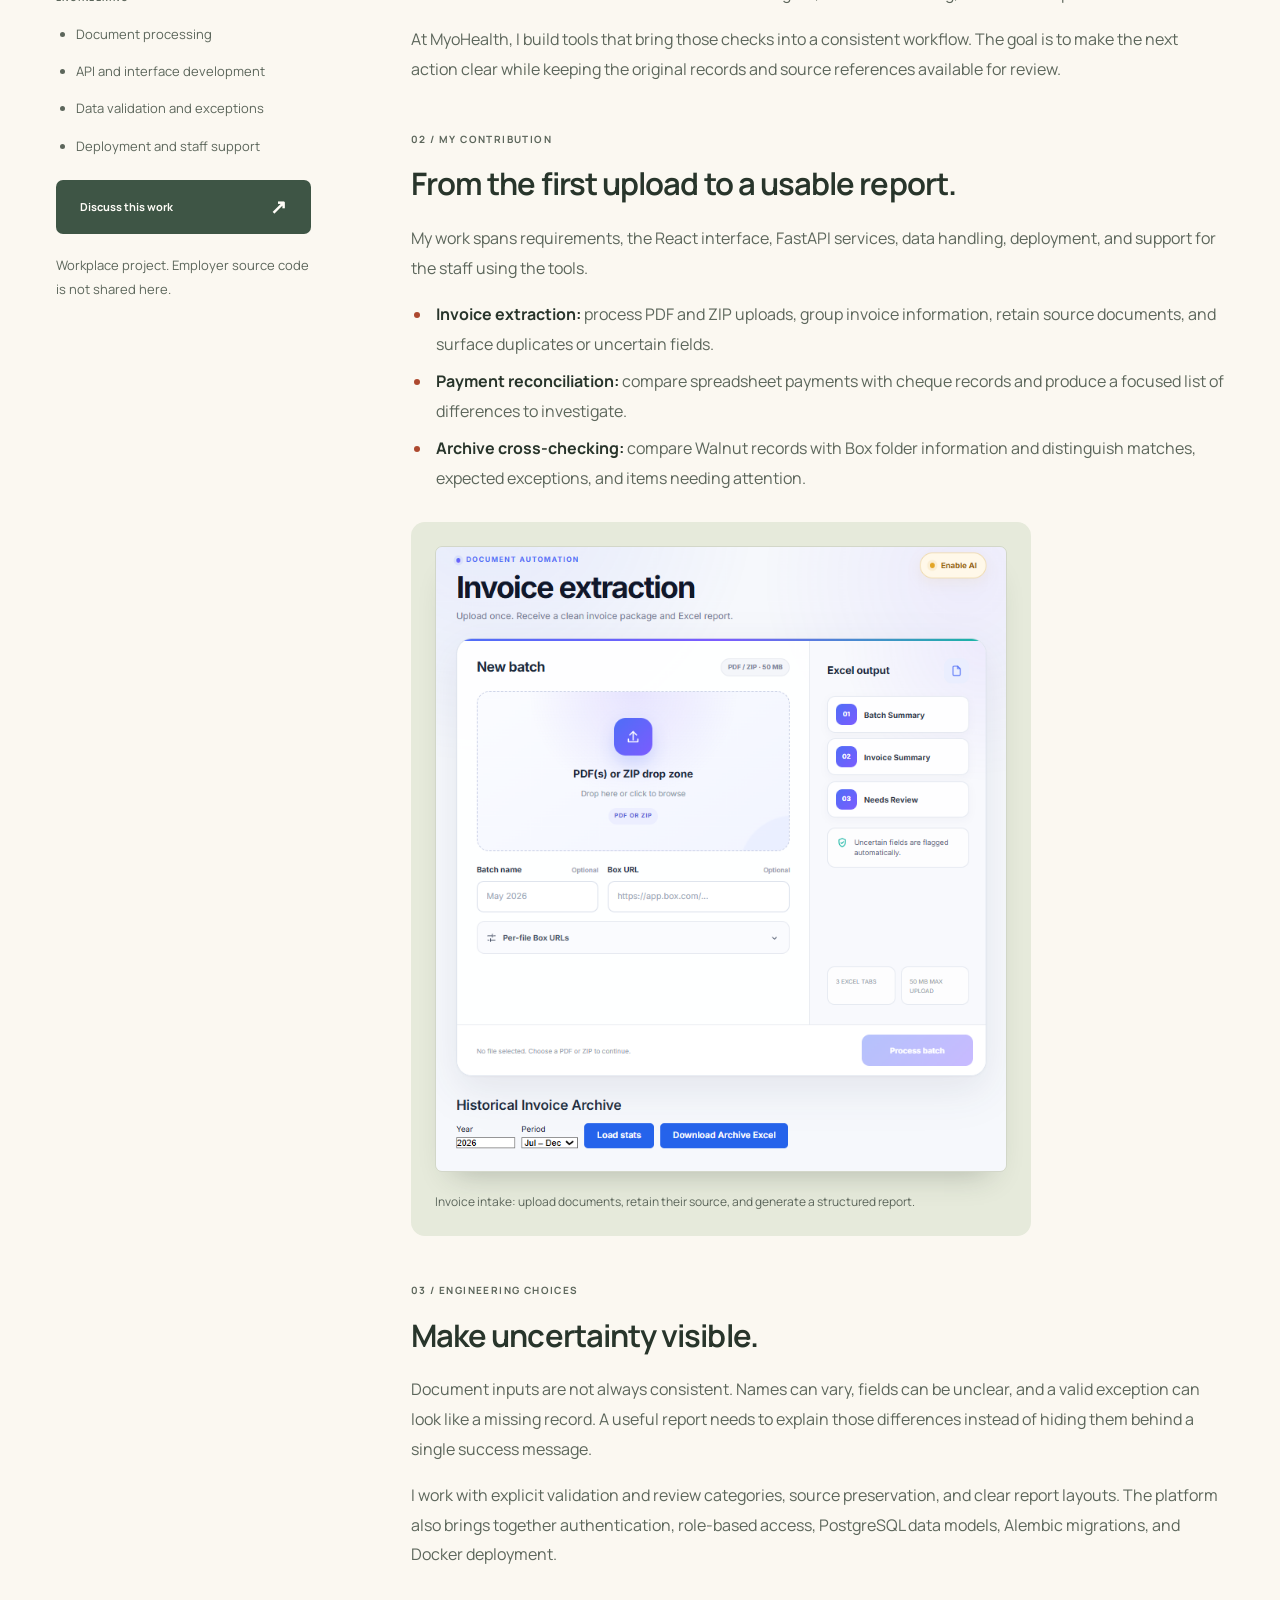
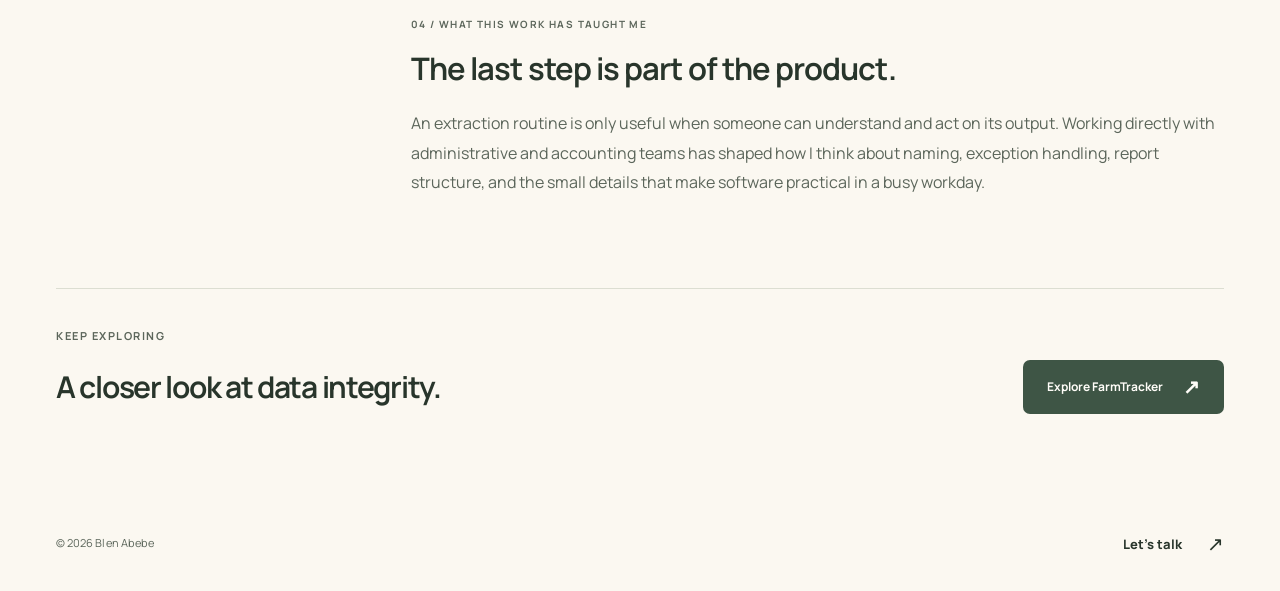
<file: projects/myo.html>
<!doctype html>
<html lang="en">
<head>
  <meta charset="utf-8">
  <meta name="viewport" content="width=device-width, initial-scale=1">
  <meta name="theme-color" content="#fbf8f1">
  <title>Myo Document Automation — Blen Abebe</title>
  <meta name="description" content="How Blen Abebe builds full-stack document automation for healthcare operations: invoice extraction, reconciliation, cross-checking, and reviewable reports.">
  <link rel="canonical" href="https://bliyu.github.io/Blen-portfolio/projects/myo.html">
  <link rel="icon" href="../favicon.svg" type="image/svg+xml">
  <link rel="preload" href="../assets/fonts/manrope-latin.woff2" as="font" type="font/woff2" crossorigin>
  <link rel="stylesheet" href="../assets/styles.css">
  <script src="../assets/site.js" defer></script>
</head>
<body data-page="case-study">
  <a class="skip-link" href="#main">Skip to content</a>
  <header class="site-header">
    <div class="container header-inner">
      <a class="wordmark" href="../index.html" aria-label="Blen Abebe home">blen<span class="wordmark-dot">.</span></a>
      <a class="text-link" href="../index.html#work">Back to selected work <span aria-hidden="true">↗</span></a>
    </div>
  </header>
  <main id="main" class="case-page" tabindex="-1">
    <div class="container case-hero">
      <p class="eyebrow">Workplace project / Full-stack development</p>
      <h1 class="case-title">Myo Document<br>Automation<span class="wordmark-dot">.</span></h1>
      <p class="case-intro">Making document-heavy work easier to review, reconcile, and move forward.</p>
      <dl class="case-meta">
        <div><dt>My role</dt><dd>Junior Developer</dd></div>
        <div><dt>Context</dt><dd>MyoHealth · 2026–present</dd></div>
        <div><dt>Built with</dt><dd>Python · FastAPI · React · PostgreSQL</dd></div>
      </dl>
      <figure class="case-cover">
        <img src="../myo-dashboard.png" width="1412" height="826" alt="Myo Document Automation dashboard with entry points for invoice extraction, cross-matching, payment reconciliation, and reporting." fetchpriority="high">
        <figcaption class="image-caption">Application dashboard. This screen contains no patient or client records.</figcaption>
      </figure>
    </div>
    <div class="container case-layout">
      <aside class="case-sidebar" aria-label="Project details">
        <p class="eyebrow">The focus</p>
        <p>Practical automation for the people handling invoices, payments, and administrative reviews.</p>
        <p class="eyebrow">Engineering</p>
        <ul>
          <li>Document processing</li>
          <li>API and interface development</li>
          <li>Data validation and exceptions</li>
          <li>Deployment and staff support</li>
        </ul>
        <a class="button button-dark" href="mailto:blenkebede02@gmail.com?subject=Myo%20Document%20Automation%20project">Discuss this work <span aria-hidden="true">↗</span></a>
        <p class="image-caption">Workplace project. Employer source code is not shared here.</p>
      </aside>
      <article class="case-body" aria-label="Myo Document Automation case study">
        <section class="case-section" aria-labelledby="context">
          <p class="eyebrow">01 / The context</p>
          <h2 id="context">The workflow matters as much as the code.</h2>
          <p>Healthcare administration involves information spread across PDFs, spreadsheets, payment documents, and folder archives. Staff need to know which records agree, which are missing, and which require a closer look.</p>
          <p>At MyoHealth, I build tools that bring those checks into a consistent workflow. The goal is to make the next action clear while keeping the original records and source references available for review.</p>
        </section>
        <section class="case-section" aria-labelledby="contribution">
          <p class="eyebrow">02 / My contribution</p>
          <h2 id="contribution">From the first upload to a usable report.</h2>
          <p>My work spans requirements, the React interface, FastAPI services, data handling, deployment, and support for the staff using the tools.</p>
          <ul>
            <li><strong>Invoice extraction:</strong> process PDF and ZIP uploads, group invoice information, retain source documents, and surface duplicates or uncertain fields.</li>
            <li><strong>Payment reconciliation:</strong> compare spreadsheet payments with cheque records and produce a focused list of differences to investigate.</li>
            <li><strong>Archive cross-checking:</strong> compare Walnut records with Box folder information and distinguish matches, expected exceptions, and items needing attention.</li>
          </ul>
          <figure class="case-cover case-cover-compact">
            <img src="../myo-invoice.png" width="727" height="796" alt="Empty invoice extraction upload screen showing a PDF or ZIP drop zone and the Batch Summary, Invoice Summary, and Needs Review report tabs." loading="lazy">
            <figcaption class="image-caption">Invoice intake: upload documents, retain their source, and generate a structured report.</figcaption>
          </figure>
        </section>
        <section class="case-section" aria-labelledby="choices">
          <p class="eyebrow">03 / Engineering choices</p>
          <h2 id="choices">Make uncertainty visible.</h2>
          <p>Document inputs are not always consistent. Names can vary, fields can be unclear, and a valid exception can look like a missing record. A useful report needs to explain those differences instead of hiding them behind a single success message.</p>
          <p>I work with explicit validation and review categories, source preservation, and clear report layouts. The platform also brings together authentication, role-based access, PostgreSQL data models, Alembic migrations, and Docker deployment.</p>
        </section>
        <section class="case-section" aria-labelledby="learning">
          <p class="eyebrow">04 / What this work has taught me</p>
          <h2 id="learning">The last step is part of the product.</h2>
          <p>An extraction routine is only useful when someone can understand and act on its output. Working directly with administrative and accounting teams has shaped how I think about naming, exception handling, report structure, and the small details that make software practical in a busy workday.</p>
        </section>
      </article>
    </div>
    <section class="container case-next" aria-labelledby="next-project">
      <p class="eyebrow">Keep exploring</p>
      <h2 id="next-project">A closer look at data integrity.</h2>
      <a class="button button-dark" href="farmtracker.html">Explore FarmTracker <span aria-hidden="true">↗</span></a>
    </section>
  </main>
  <footer class="site-footer">
    <div class="container footer-inner"><p>© <span data-year>2026</span> Blen Abebe</p><a class="text-link" href="mailto:blenkebede02@gmail.com">Let's talk <span aria-hidden="true">↗</span></a></div>
  </footer>
</body>
</html>
</file>
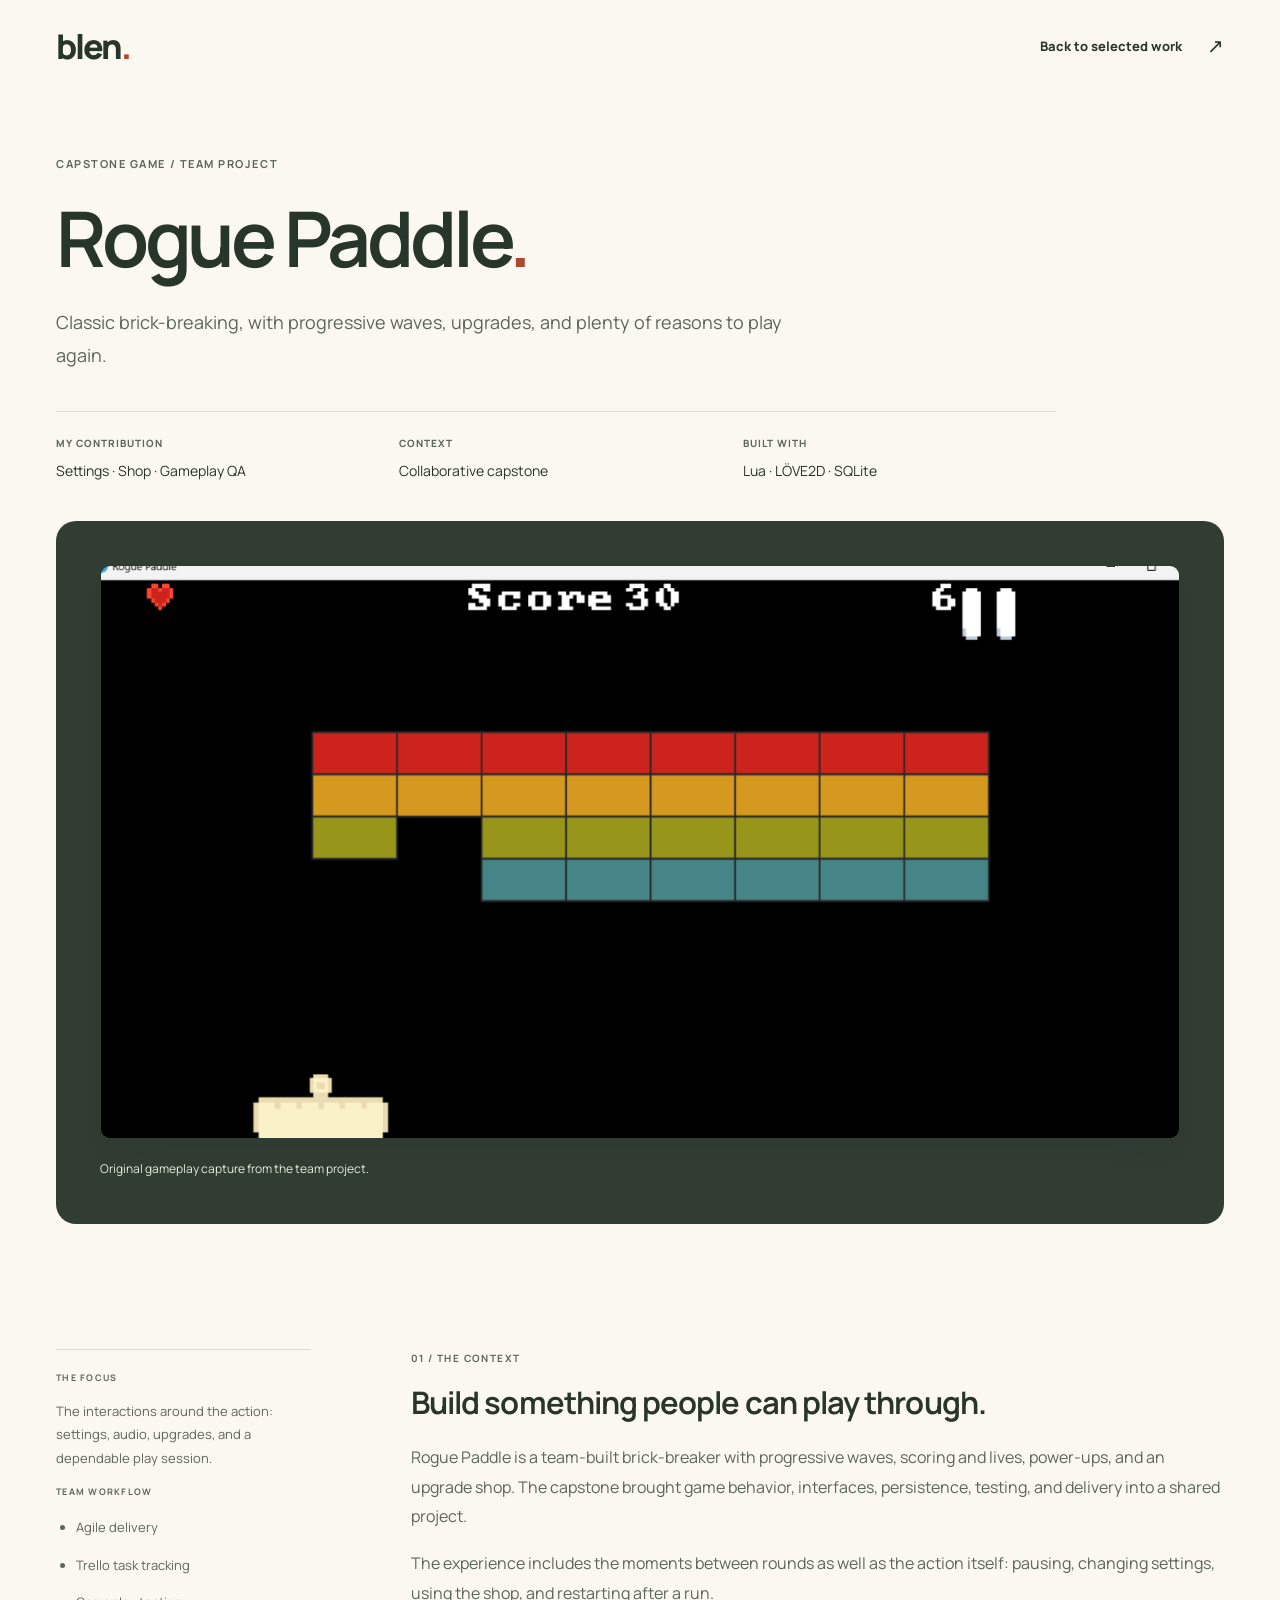
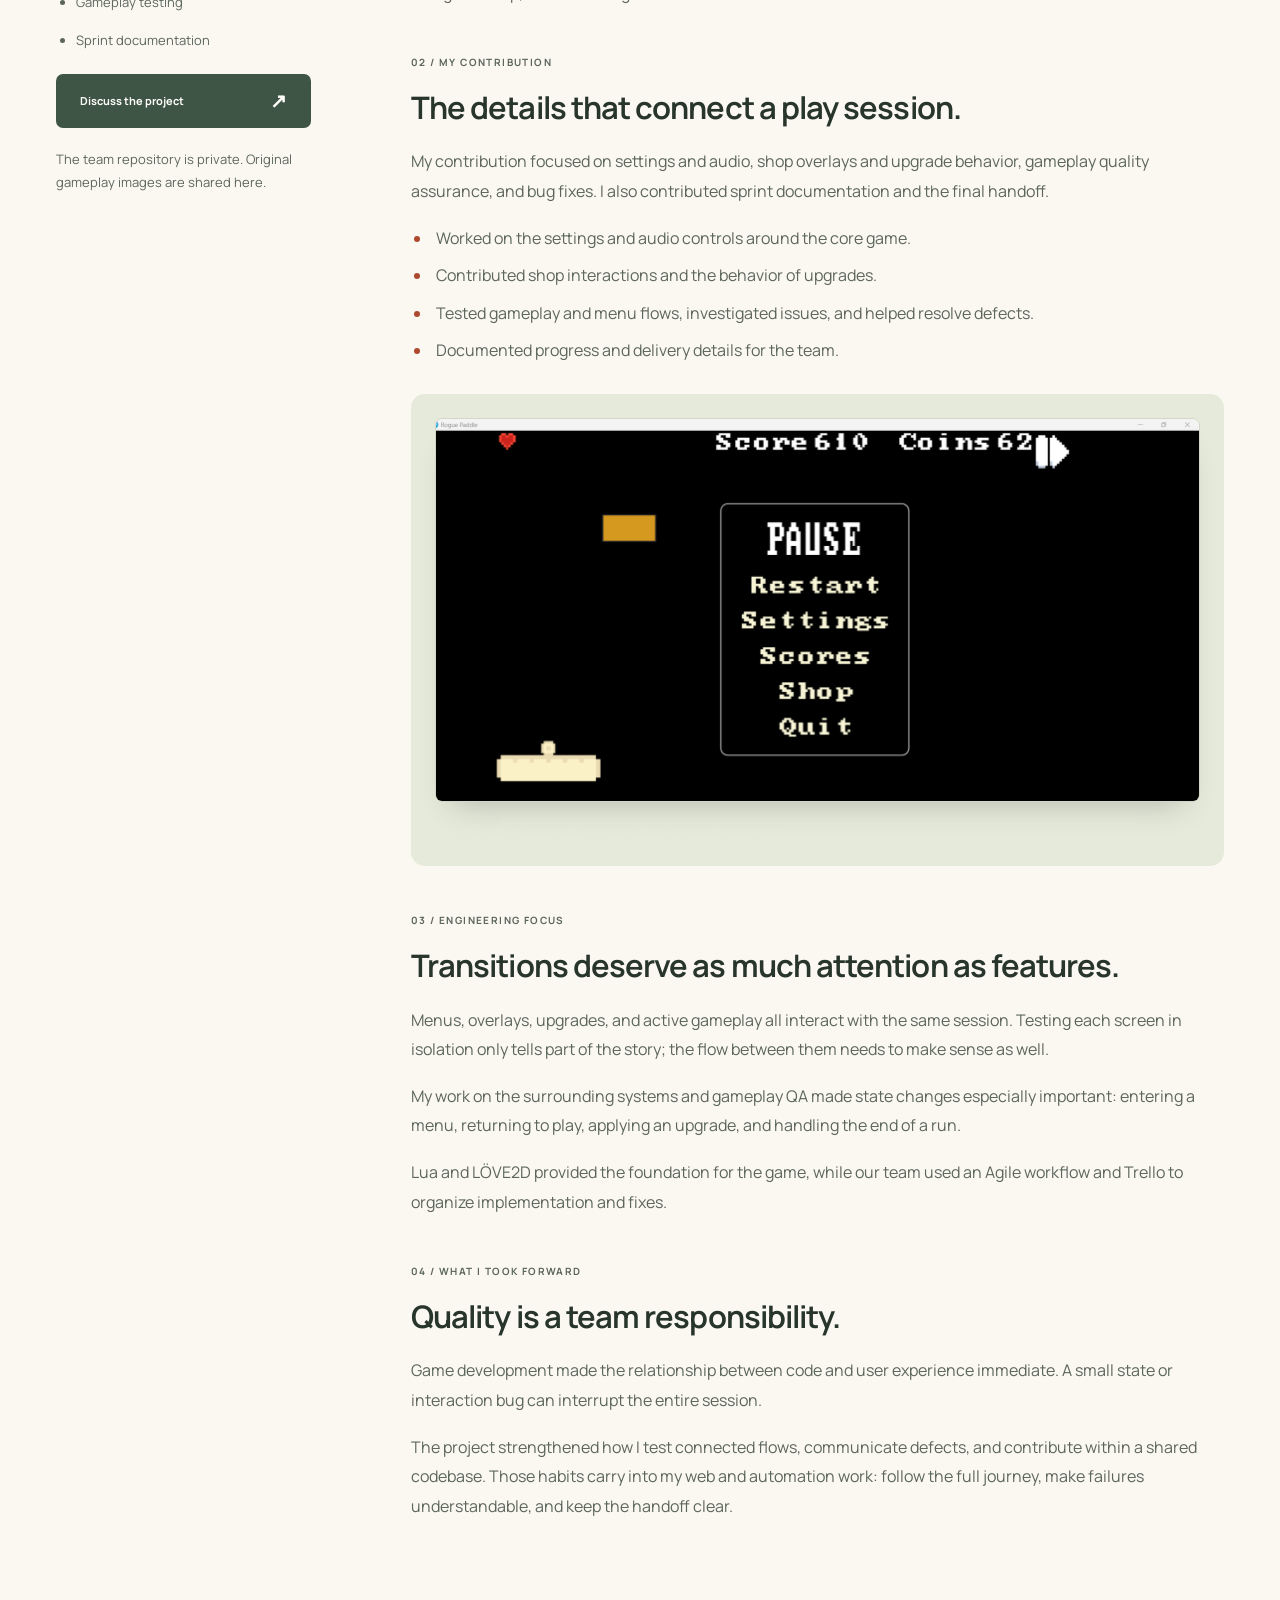
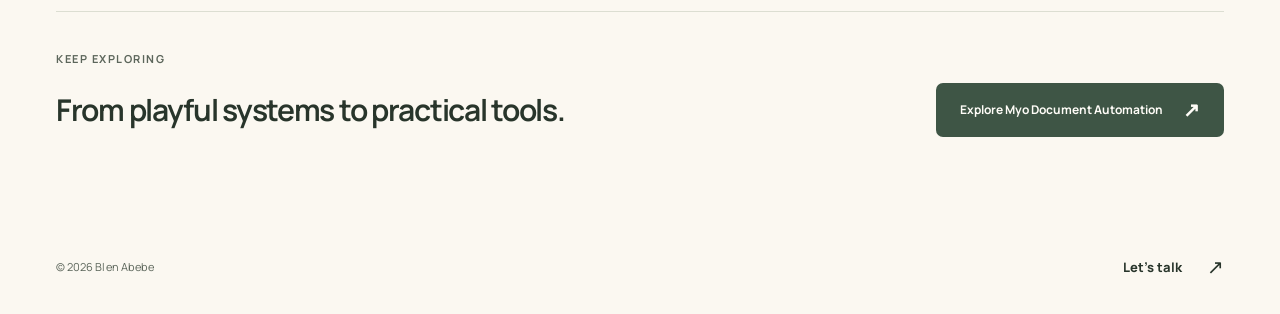
<file: projects/rogue-paddle.html>
<!doctype html>
<html lang="en">
<head>
  <meta charset="utf-8">
  <meta name="viewport" content="width=device-width, initial-scale=1">
  <meta name="theme-color" content="#fbf8f1">
  <title>Rogue Paddle — Blen Abebe</title>
  <meta name="description" content="Rogue Paddle is a team capstone game built with Lua and LÖVE2D. Explore Blen Abebe's contributions to settings, audio, shop interactions, gameplay QA, and delivery.">
  <link rel="canonical" href="https://bliyu.github.io/Blen-portfolio/projects/rogue-paddle.html">
  <link rel="icon" href="../favicon.svg" type="image/svg+xml">
  <link rel="preload" href="../assets/fonts/manrope-latin.woff2" as="font" type="font/woff2" crossorigin>
  <link rel="stylesheet" href="../assets/styles.css">
  <script src="../assets/site.js" defer></script>
</head>
<body data-page="case-study">
  <a class="skip-link" href="#main">Skip to content</a>
  <header class="site-header">
    <div class="container header-inner">
      <a class="wordmark" href="../index.html" aria-label="Blen Abebe home">blen<span class="wordmark-dot">.</span></a>
      <a class="text-link" href="../index.html#work">Back to selected work <span aria-hidden="true">↗</span></a>
    </div>
  </header>
  <main id="main" class="case-page" tabindex="-1">
    <div class="container case-hero">
      <p class="eyebrow">Capstone game / Team project</p>
      <h1 class="case-title">Rogue Paddle<span class="wordmark-dot">.</span></h1>
      <p class="case-intro">Classic brick-breaking, with progressive waves, upgrades, and plenty of reasons to play again.</p>
      <dl class="case-meta">
        <div><dt>My contribution</dt><dd>Settings · Shop · Gameplay QA</dd></div>
        <div><dt>Context</dt><dd>Collaborative capstone</dd></div>
        <div><dt>Built with</dt><dd>Lua · LÖVE2D · SQLite</dd></div>
      </dl>
      <figure class="case-cover case-cover-game">
        <img src="../rogue-gameplay.webp" width="1280" height="680" alt="Original Rogue Paddle gameplay with a paddle, colored rows of bricks, a score display, remaining lives, and a pause control." fetchpriority="high">
        <figcaption class="image-caption">Original gameplay capture from the team project.</figcaption>
      </figure>
    </div>
    <div class="container case-layout">
      <aside class="case-sidebar" aria-label="Project details">
        <p class="eyebrow">The focus</p>
        <p>The interactions around the action: settings, audio, upgrades, and a dependable play session.</p>
        <p class="eyebrow">Team workflow</p>
        <ul><li>Agile delivery</li><li>Trello task tracking</li><li>Gameplay testing</li><li>Sprint documentation</li></ul>
        <a class="button button-dark" href="mailto:blenkebede02@gmail.com?subject=Rogue%20Paddle%20project">Discuss the project <span aria-hidden="true">↗</span></a>
        <p class="image-caption">The team repository is private. Original gameplay images are shared here.</p>
      </aside>
      <article class="case-body" aria-label="Rogue Paddle case study">
        <section class="case-section" aria-labelledby="context">
          <p class="eyebrow">01 / The context</p>
          <h2 id="context">Build something people can play through.</h2>
          <p>Rogue Paddle is a team-built brick-breaker with progressive waves, scoring and lives, power-ups, and an upgrade shop. The capstone brought game behavior, interfaces, persistence, testing, and delivery into a shared project.</p>
          <p>The experience includes the moments between rounds as well as the action itself: pausing, changing settings, using the shop, and restarting after a run.</p>
        </section>
        <section class="case-section" aria-labelledby="contribution">
          <p class="eyebrow">02 / My contribution</p>
          <h2 id="contribution">The details that connect a play session.</h2>
          <p>My contribution focused on settings and audio, shop overlays and upgrade behavior, gameplay quality assurance, and bug fixes. I also contributed sprint documentation and the final handoff.</p>
          <ul>
            <li>Worked on the settings and audio controls around the core game.</li>
            <li>Contributed shop interactions and the behavior of upgrades.</li>
            <li>Tested gameplay and menu flows, investigated issues, and helped resolve defects.</li>
            <li>Documented progress and delivery details for the team.</li>
          </ul>
          <figure class="case-cover case-cover-game">
            <img src="../rogue-pause.webp" width="1536" height="769" alt="Rogue Paddle pause menu with options to restart, open settings, view scores, use the shop, or quit." loading="lazy">
            <figcaption class="image-caption">The pause menu connects gameplay to the supporting systems.</figcaption>
          </figure>
        </section>
        <section class="case-section" aria-labelledby="choices">
          <p class="eyebrow">03 / Engineering focus</p>
          <h2 id="choices">Transitions deserve as much attention as features.</h2>
          <p>Menus, overlays, upgrades, and active gameplay all interact with the same session. Testing each screen in isolation only tells part of the story; the flow between them needs to make sense as well.</p>
          <p>My work on the surrounding systems and gameplay QA made state changes especially important: entering a menu, returning to play, applying an upgrade, and handling the end of a run.</p>
          <p>Lua and LÖVE2D provided the foundation for the game, while our team used an Agile workflow and Trello to organize implementation and fixes.</p>
        </section>
        <section class="case-section" aria-labelledby="learning">
          <p class="eyebrow">04 / What I took forward</p>
          <h2 id="learning">Quality is a team responsibility.</h2>
          <p>Game development made the relationship between code and user experience immediate. A small state or interaction bug can interrupt the entire session.</p>
          <p>The project strengthened how I test connected flows, communicate defects, and contribute within a shared codebase. Those habits carry into my web and automation work: follow the full journey, make failures understandable, and keep the handoff clear.</p>
        </section>
      </article>
    </div>
    <section class="container case-next" aria-labelledby="next-project">
      <p class="eyebrow">Keep exploring</p>
      <h2 id="next-project">From playful systems to practical tools.</h2>
      <a class="button button-dark" href="myo.html">Explore Myo Document Automation <span aria-hidden="true">↗</span></a>
    </section>
  </main>
  <footer class="site-footer">
    <div class="container footer-inner"><p>© <span data-year>2026</span> Blen Abebe</p><a class="text-link" href="mailto:blenkebede02@gmail.com">Let's talk <span aria-hidden="true">↗</span></a></div>
  </footer>
</body>
</html>
</file>
<file: assets/styles.css>
/* Blen Abebe — a bright, earthy portfolio. No build step required. */
@font-face{font-family:Manrope;src:url('fonts/manrope-latin.woff2') format('woff2');font-style:normal;font-weight:200 800;font-display:swap}
:root{--paper:#fbf8f1;--surface:#fffdf8;--ink:#28352b;--muted:#5c665b;--forest:#3e5545;--terracotta:#ad492f;--gold:#f4ce82;--sage:#e6eadb;--peach:#f0d9c5;--line:#dcded2;--radius:20px;--font:Manrope,'Avenir Next',Avenir,'Segoe UI',sans-serif;--serif:Georgia,'Times New Roman',serif;--ease:cubic-bezier(.22,.61,.36,1)}
*,*::before,*::after{box-sizing:border-box}
html{scroll-behavior:smooth;scroll-padding-top:108px;-webkit-text-size-adjust:100%}
body{margin:0;background:var(--paper);color:var(--ink);font-family:var(--font);font-size:16px;line-height:1.7;overflow-wrap:break-word}
::selection{background:var(--gold);color:var(--ink)}
img,svg{display:block;max-width:100%}
img{height:auto}
a{color:inherit;text-decoration:none}
button{font:inherit;color:inherit;cursor:pointer}
button,a,summary{-webkit-tap-highlight-color:transparent}
button:disabled{cursor:default}
button[hidden],[hidden]{display:none!important}
button{touch-action:manipulation}
h1,h2,h3,h4,p,figure{margin:0}
h1,h2,h3,h4{font-weight:650;line-height:1.12;text-wrap:balance}
ul{padding-left:1.25rem}
a:focus-visible,button:focus-visible,summary:focus-visible{outline:3px solid var(--terracotta);outline-offset:6px;border-radius:4px}
.sr-only{position:absolute;width:1px;height:1px;padding:0;margin:-1px;overflow:hidden;clip:rect(0,0,0,0);white-space:nowrap;border:0}
.skip-link{position:fixed;z-index:100;top:10px;left:16px;padding:12px 20px;background:var(--ink);color:var(--paper);border-radius:8px;transform:translateY(-160%)}
.skip-link:focus{transform:translateY(0)}
.container{width:min(1240px,calc(100% - 112px));margin-inline:auto}
.section{padding-block:112px}
.eyebrow,.tiny-label,.project-category,.timeline-date,.visual-caption,.contact-location{font-size:10px;font-weight:700;letter-spacing:.13em;line-height:1.6;text-transform:uppercase}
.eyebrow{display:flex;align-items:center;gap:10px;font-size:11px;letter-spacing:.14em;color:var(--muted)}
.tiny-label{color:var(--muted)}
.status-dot{display:inline-block;flex-shrink:0;width:7px;height:7px;border-radius:50%;background:var(--terracotta);box-shadow:0 0 0 4px rgb(173 73 47 / 9%)}
.serif-text,.hero-serif{font-family:var(--serif);font-style:italic;font-weight:400;letter-spacing:-.045em}
.serif-text{color:var(--terracotta)}
.text-link{display:inline-flex;align-items:center;justify-content:space-between;gap:25px;min-height:44px;font-size:13px;font-weight:750}
.text-link>span[aria-hidden]{font-size:20px;font-weight:400;transition:transform .2s var(--ease)}
.text-link:hover>span[aria-hidden]{transform:translate(3px,-3px)}
.text-link:hover{text-decoration:underline;text-underline-offset:6px;text-decoration-thickness:1px}
.button{display:inline-flex;align-items:center;justify-content:space-between;gap:36px;min-height:54px;padding:14px 23px;border:1px solid transparent;border-radius:7px;font-size:13px;font-weight:700;line-height:1.5;transition:background .2s,color .2s,transform .2s}
.button>span[aria-hidden]{font-size:20px;line-height:1}
.button:hover{transform:translateY(-2px)}
.button-dark{background:var(--forest);color:var(--surface)}
.button-dark:hover{background:var(--ink)}
.button-light{background:var(--surface);border-color:var(--line)}
.button-light:hover{background:var(--sage)}
.button-lime{background:var(--gold);color:var(--ink)}
.button-lime:hover{background:#efc06a}

/* Navigation */
.site-header{position:sticky;top:0;z-index:20;background:rgb(251 248 241 / 96%);border-bottom:1px solid transparent;transition:border-color .2s;backdrop-filter:blur(14px);-webkit-backdrop-filter:blur(14px)}
.site-header.is-scrolled{border-bottom-color:var(--line)}
.header-inner{min-height:92px;display:flex;align-items:center;justify-content:space-between;gap:36px}
.wordmark{display:inline-block;flex-shrink:0;font-size:34px;font-weight:800;line-height:1.3;letter-spacing:-2.1px}
.wordmark-dot{color:var(--terracotta)}
.site-nav{display:flex;align-items:center;gap:35px}
.site-nav>a{display:flex;align-items:center;min-height:44px;font-size:12px;font-weight:650;position:relative;transition:color .2s}
.site-nav>a:hover,.site-nav>a[aria-current="location"]{color:var(--terracotta)}
.site-nav>a[aria-current="location"]::after{position:absolute;content:'';bottom:6px;left:0;width:14px;height:2px;background:var(--terracotta)}
.site-nav .nav-contact{padding:9px 17px;border:1px solid var(--line);border-radius:6px;gap:30px;margin-left:6px}
.site-nav .nav-contact:hover{border-color:var(--forest);color:var(--ink);background:var(--sage)}
.nav-contact span{font-size:18px}
.menu-toggle{display:none;width:46px;height:46px;background:transparent;border:1px solid var(--line);border-radius:6px;padding:12px}
.menu-toggle span{display:block;height:1.5px;background:var(--ink);margin:5px 0;transition:transform .2s}
.menu-toggle[aria-expanded="true"] span:first-child{transform:translateY(3.25px) rotate(45deg)}
.menu-toggle[aria-expanded="true"] span:last-child{transform:translateY(-3.25px) rotate(-45deg)}

/* Introduction */
.hero{display:grid;grid-template-columns:1.17fr 1fr;align-items:center;gap:58px;padding-block:70px 88px}
.hero-copy>.eyebrow{margin-bottom:27px;font-size:10px;letter-spacing:.11em}
.hero h1{font-size:clamp(44px,5.2vw,75px);font-weight:650;letter-spacing:-.058em;line-height:1.1}
.hero-serif{color:var(--terracotta);font-size:1.04em;display:inline-block;letter-spacing:-.05em}
.hero-description{max-width:465px;margin-top:29px;color:var(--muted);font-size:15px;line-height:1.85}
.hero-description strong{color:var(--ink);font-weight:700}
.hero-actions{display:flex;align-items:center;gap:30px;margin-top:29px}
.hero-actions>.text-link{gap:15px}
.hero-person{display:flex;align-items:center;gap:12px;margin-top:46px}
.mini-avatar{border-radius:50%;border:3px solid var(--surface)}
.hero-person strong,.hero-person span{display:block;font-size:10px;line-height:1.65}
.hero-person strong{font-weight:750}
.hero-person span{color:var(--muted);margin-top:2px}
.hero-visual{display:block;background:var(--peach);position:relative;isolation:isolate;border-radius:var(--radius);min-height:488px;overflow:hidden;transition:transform .4s var(--ease);box-shadow:inset 0 0 0 1px rgb(40 53 43 / 4%)}
.hero-visual:hover{transform:translateY(-5px)}
.hero-visual-top{display:flex;justify-content:space-between;align-items:center;padding:26px 26px 0;position:relative;z-index:2}
.hero-visual-top .tiny-label{font-size:8px;color:var(--forest);letter-spacing:.12em}
.visual-arrow{display:grid;place-items:center;width:31px;height:31px;background:rgb(255 253 248 / 60%);border-radius:50%;font-size:21px}
.orbit{position:absolute;z-index:-1;right:-60px;top:78px;width:340px;height:340px;border:1px solid rgb(62 85 69 / 17%);border-radius:50%}
.orbit::before,.orbit::after{content:'';position:absolute;border:1px solid rgb(62 85 69 / 13%);border-radius:50%;inset:25px}
.orbit::after{inset:54px}
.orbit-inner{position:absolute;left:-210px;top:190px;width:270px;height:270px;border-radius:50%;background:var(--gold);opacity:.65}
.asterisk{position:absolute;right:75px;top:-40px;width:88px;color:var(--terracotta);transform:rotate(16deg)}
.hero-window{position:relative;width:96%;margin-top:64px;margin-left:30px;border:1px solid rgb(40 53 43 / 12%);border-radius:9px;box-shadow:0 18px 40px -16px rgb(47 51 34 / 30%);overflow:hidden;background:var(--surface);transform:rotate(-3deg);transition:transform .5s var(--ease)}
.hero-visual:hover .hero-window{transform:rotate(-1deg) translateY(-3px)}
.hero-window img{width:100%}
.window-bar{display:flex;align-items:center;justify-content:space-between;gap:10px;min-height:27px;background:#fffdf8;padding:6px 10px;border-bottom:1px solid #ecece6;font-size:7px;letter-spacing:.01em;color:#596158}
.window-dots{display:flex;gap:4px;flex-shrink:0}
.window-dots i{display:block;width:4px;height:4px;background:#d0d4c7;border-radius:50%}
.window-dots i:first-child{background:#cf997d}
.window-dots i:nth-child(2){background:#e4bf70}
.window-dots i:nth-child(3){background:#a1b68c}
.window-secure{font-size:12px}
.hero-note{display:flex;gap:13px;align-items:flex-start;position:relative;background:var(--forest);color:var(--surface);padding:18px 23px 20px;border-radius:9px;width:270px;margin:-8px 0 0 22px;box-shadow:0 8px 22px rgb(40 53 43 / 10%);transform:rotate(2deg)}
.hero-note .tiny-label{color:#e0e5d8;font-size:7px;letter-spacing:.13em}
.hero-note p{font-size:17px;font-weight:550;line-height:1.4;letter-spacing:-.025em;margin-top:6px}
.note-icon{font-size:28px;color:var(--gold);line-height:1.2}
.hero-visual-bottom{position:relative;display:flex;justify-content:space-between;gap:20px;margin:23px 26px 22px;font-size:7px;font-weight:700;letter-spacing:.09em;color:var(--forest)}
.focus-strip{display:flex;align-items:center;justify-content:space-between;gap:26px;padding-block:25px;border-top:1px solid var(--line);border-bottom:1px solid var(--line)}
.focus-strip>.tiny-label{font-size:9px;flex-shrink:0}
.focus-items{display:flex;align-items:center;justify-content:space-between;gap:27px;font-size:12px;font-weight:650;line-height:1.4}
.focus-star{font-size:16px;color:var(--terracotta);font-weight:400}

/* Selected work */
.section-heading{display:flex;justify-content:space-between;gap:50px;align-items:flex-end;margin-bottom:47px}
.section-heading .eyebrow{margin-bottom:22px}
h2{font-size:clamp(34px,3.8vw,52px);line-height:1.13;letter-spacing:-.043em}
.section-description{max-width:324px;font-size:13px;line-height:1.85;color:var(--muted);padding-bottom:4px}
.featured-project{display:grid;grid-template-columns:1.45fr 1fr;border:1px solid var(--line);background:var(--surface);border-radius:var(--radius);overflow:hidden;margin-bottom:28px}
.featured-image{display:flex;flex-direction:column;justify-content:space-between;overflow:hidden;position:relative;background:var(--sage);min-height:433px;padding:24px 26px}
.project-visual-label{display:flex;align-items:center;justify-content:space-between;position:relative;z-index:2;width:100%;gap:15px}
.pill{display:inline-flex;align-items:center;min-height:24px;padding:5px 10px;border:1px solid rgb(40 53 43 / 17%);border-radius:4px;background:rgb(255 253 248 / 50%);font-size:7px;line-height:1.3;font-weight:750;letter-spacing:.1em;color:var(--forest)}
.circle-arrow{width:32px;height:32px;display:grid;place-items:center;border-radius:50%;background:var(--surface);font-size:21px;font-weight:400;line-height:1;transition:transform .25s var(--ease),background .25s}
a:hover .circle-arrow{transform:rotate(45deg);background:var(--gold)}
.featured-screen{margin-block:26px 23px;border-radius:7px;overflow:hidden;box-shadow:0 16px 30px -14px rgb(40 53 43 / 32%);transform:rotate(-1.5deg);transition:transform .4s var(--ease);border:1px solid rgb(40 53 43 / 11%)}
.featured-image:hover .featured-screen{transform:rotate(0deg) translateY(-3px)}
.featured-screen img{width:100%}
.visual-caption{font-size:7px;letter-spacing:.14em;color:var(--forest);position:relative;z-index:2}
.featured-copy{padding:42px 37px;display:flex;flex-direction:column;align-items:flex-start;justify-content:center}
.project-category{font-size:8px;color:var(--muted);letter-spacing:.1em}
.featured-copy h3{font-size:32px;font-weight:650;letter-spacing:-.04em;line-height:1.15;margin-top:14px}
.featured-copy>p:not(.project-category){font-size:12px;color:var(--muted);line-height:1.85;margin-top:17px}
.project-highlights{font-size:10px;line-height:1.8;list-style:none;padding:0;margin:17px 0 0;color:var(--forest)}
.project-highlights li{display:flex;gap:7px;align-items:baseline}
.project-highlights li::before{content:'↳';color:var(--terracotta)}
.tag-list{display:flex;gap:6px;flex-wrap:wrap;list-style:none;padding:0;margin:20px 0 0}
.tag-list li{font-size:8px;line-height:1.4;color:var(--muted);border:1px solid var(--line);padding:5px 8px;border-radius:4px;background:rgb(255 253 248 / 40%)}
.project-link{margin-top:20px;font-size:11px;gap:30px;border-bottom:1px solid var(--ink);border-radius:0;min-height:36px}
.project-link:hover{text-decoration:none;color:var(--terracotta);border-bottom-color:var(--terracotta)}
.project-grid{display:grid;grid-template-columns:repeat(3,minmax(0,1fr));gap:26px}
.project-card{min-width:0}
.project-image{height:300px;border-radius:15px;position:relative;padding:20px;display:flex;flex-direction:column;justify-content:space-between;overflow:hidden}
.project-image>.visual-caption{margin-top:auto;font-size:6px}
.project-image:hover .farm-preview{transform:rotate(0) translateY(-5px)}
.farm-visual{background:#e4e9d3}
.farm-preview{position:relative;margin:22px -60px 20px 3px;border-radius:6px;background:var(--surface);overflow:hidden;transform:rotate(-3deg);box-shadow:0 14px 25px -12px rgb(40 53 43 / 25%);border:1px solid rgb(40 53 43 / 9%);transition:transform .4s var(--ease)}
.farm-wordmark{padding:12px 15px;background:#3e5545;color:#fffdf8;display:flex;align-items:center;gap:8px;font-size:14px;font-weight:750;line-height:1.2}
.farm-preview img{width:100%;height:134px;object-fit:cover;object-position:center bottom}
.micro-visual{background:#f2dfce;align-items:center}
.phone-preview{position:relative;margin-top:15px;width:190px;min-width:190px;min-height:320px;border:5px solid #364137;border-radius:27px;background:#fffbf4;padding:11px 12px 16px;box-shadow:9px 12px 20px rgb(40 53 43 / 12%);transform:rotate(6deg);font-size:9px;transition:transform .4s var(--ease)}
.micro-visual:hover .phone-preview{transform:rotate(2deg) translateY(-5px)}
.phone-speaker{position:absolute;top:6px;left:50%;transform:translateX(-50%);width:53px;height:10px;background:#364137;border-radius:6px}
.phone-topline,.phone-status{display:flex;justify-content:space-between;align-items:center;font-size:6px;font-weight:750;margin:0 0 21px;line-height:1}
.phone-label{display:block;color:var(--terracotta);font-size:6px;font-weight:750;letter-spacing:.13em}
.phone-title,.phone-heading{font-size:23px;line-height:1.03;font-weight:750;letter-spacing:-.05em;margin-top:7px}
.phone-title em{font-family:var(--serif);font-weight:400;color:var(--terracotta)}
.phone-progress{margin-top:16px;background:#e7ecd9;padding:10px 8px;border-radius:10px;display:flex;align-items:center;gap:8px;color:var(--forest)}
.progress-flower{font-size:32px;line-height:1}
.phone-progress b{display:block;font-size:7px;line-height:1.4;font-weight:750}
.phone-progress div>span{font-size:5px;display:block;margin-top:4px}
.phone-task{display:flex;align-items:center;gap:7px;padding:10px 0 6px;border-bottom:1px solid #e9e8df;font-size:6px;font-weight:600}
.task-check,.task-empty{width:12px;height:12px;flex-shrink:0;border-radius:50%;display:grid;place-items:center;background:var(--forest);color:white;font-size:7px;line-height:1}
.task-empty{background:transparent;border:1px solid #9caa94}
.phone-nav{display:flex;justify-content:space-between;padding:10px 9px 0;font-size:17px;color:var(--forest);line-height:1.4}
.micro-visual>.visual-caption{position:absolute;bottom:14px;left:20px;background:rgb(242 223 206 / 94%);padding:4px 6px;border-radius:3px;z-index:3}
.rogue-visual{background:#313c33;color:#f7f8f2}
.pill-on-dark{background:rgb(255 253 248 / 8%);border-color:#788074;color:#f7f8f2}
.circle-arrow-dark{color:var(--ink);background:var(--gold)}
.rogue-heading{font-size:29px;line-height:.9;letter-spacing:-1px;font-weight:800;margin-top:18px;position:relative;z-index:1;color:var(--gold)}
.rogue-heading>span{display:block;padding-left:34px;letter-spacing:1px}
.rogue-screen{position:relative;border:1px solid rgb(251 248 241 / 20%);border-radius:6px;margin:12px -5px 14px 16px;width:calc(100% + 14px);max-width:none;transform:rotate(-5deg);transition:transform .4s var(--ease);box-shadow:0 7px 20px rgb(0 0 0 / 20%)}
.rogue-visual:hover .rogue-screen{transform:rotate(-2deg) translateY(-4px)}
.rogue-visual .visual-caption{color:#e6eadb;font-size:6px}
.project-card-body{padding:23px 2px 0}
.project-card-body h3{font-size:24px;letter-spacing:-.035em;margin-top:10px}
.project-card-body h3>a{display:flex;justify-content:space-between;align-items:center;gap:18px}
.project-card-body h3 span{font-size:20px;font-weight:400;transition:transform .2s}
.project-card-body h3 a:hover{color:var(--terracotta)}
.project-card-body h3 a:hover span{transform:translate(3px,-3px)}
.project-card-body>p:not(.project-category){font-size:11px;line-height:1.85;color:var(--muted);margin-top:12px;min-height:62px;max-width:330px}
.project-card-body .tag-list{margin-top:16px}
.more-projects{margin-top:57px;border-top:1px solid var(--line);border-bottom:1px solid var(--line);padding-block:25px}
.more-projects summary{display:flex;align-items:center;justify-content:space-between;gap:20px;cursor:pointer;list-style:none;min-height:64px}
.more-projects summary::-webkit-details-marker{display:none}
.more-projects summary .eyebrow{font-size:8px;margin-bottom:6px}
.more-title{font-size:23px;line-height:1.35;font-weight:600;letter-spacing:-.025em}
.details-icon{font-size:30px;font-weight:300;width:42px;height:42px;display:grid;place-items:center;border:1px solid var(--line);border-radius:50%;flex-shrink:0;transition:transform .2s,background .2s}
.more-projects[open] .details-icon{transform:rotate(45deg);background:var(--sage)}
.exploration-grid{display:grid;grid-template-columns:repeat(4,minmax(0,1fr));gap:24px;padding-block:30px}
.exploration-grid h3{font-size:15px;line-height:1.45;letter-spacing:-.015em;margin-top:12px}
.exploration-grid p{font-size:11px;color:var(--muted);line-height:1.8;margin-top:10px}
.exploration-grid .tiny-label{font-size:8px;color:var(--terracotta)}
.exploration-tech{font-size:9px;display:block;color:var(--muted);margin-top:12px}
.more-projects>.text-link{font-size:11px}

/* About and working principles */
.about-section{background:var(--sage);padding-block:95px 75px;position:relative}
.about-layout{display:grid;grid-template-columns:1.05fr 1fr;gap:100px}
.about-intro .eyebrow{font-size:9px;color:var(--forest);margin-bottom:23px}
.about-intro h2{font-size:clamp(32px,3.5vw,47px)}
.about-identity{display:flex;align-items:center;gap:18px;margin-top:37px}
.avatar-frame{padding:5px;border:1px solid #c9d0bd;border-radius:50%;transform:rotate(-6deg)}
.avatar-frame img{border-radius:50%;width:74px;height:74px}
.about-identity strong,.about-identity span{display:block;line-height:1.75}
.about-identity strong{font-size:13px;font-weight:750;margin-bottom:4px}
.about-identity span{font-size:10px;color:var(--muted)}
.about-copy{padding-top:39px}
.about-copy .about-lead{font-size:21px;line-height:1.5;font-weight:550;letter-spacing:-.025em;margin-bottom:21px;color:var(--ink)}
.about-copy>p{font-size:12px;color:#505d50;line-height:1.9;margin-top:17px}
.language-line{border-top:1px solid #c9d0bd;margin-top:28px;padding-top:17px;display:flex;gap:15px;align-items:center;justify-content:space-between;flex-wrap:wrap}
.language-line .tiny-label{font-size:7px}
.language-line>span:last-child{font-size:10px;color:var(--forest);font-weight:650}
.principles{display:grid;grid-template-columns:repeat(3,minmax(0,1fr));gap:45px;border-top:1px solid #c9d0bd;padding-top:32px;margin-top:65px}
.principles>div{padding-right:22px}
.principle-number{display:block;color:var(--terracotta);font-size:10px;font-weight:650;letter-spacing:.06em}
.principles h3{font-size:20px;margin-top:12px;letter-spacing:-.03em;line-height:1.3}
.principles p{font-size:11px;color:#505d50;line-height:1.85;margin-top:11px;max-width:280px}

/* Experience and tools */
.experience-section{display:grid;grid-template-columns:1fr 1.13fr;gap:95px;padding-bottom:90px}
.experience-intro>.eyebrow{font-size:9px;margin-bottom:22px}
.experience-intro h2{font-size:clamp(34px,3.5vw,47px)}
.experience-intro>p:not(.eyebrow){color:var(--muted);max-width:300px;margin-top:23px;font-size:12px;line-height:1.85}
.experience-intro>.text-link{margin-top:22px;font-size:11px;border-bottom:1px solid var(--ink);border-radius:0;min-height:34px}
.timeline{border-top:1px solid var(--line)}
.timeline-item{padding:26px 0 28px;border-bottom:1px solid var(--line)}
.timeline-top{display:flex;justify-content:space-between;gap:20px;align-items:center}
.timeline-date{color:var(--muted);font-size:8px;letter-spacing:.1em}
.current-label{font-size:6px;line-height:1.5;font-weight:750;padding:3px 7px;background:var(--sage);color:var(--forest);border-radius:3px;letter-spacing:.09em}
.timeline h3{font-size:20px;letter-spacing:-.025em;line-height:1.35;margin-top:11px}
.timeline-place{font-size:10px;font-weight:650;margin-top:5px;line-height:1.6;color:var(--forest)}
.timeline-item>p:last-child{font-size:11px;line-height:1.85;color:var(--muted);margin-top:14px;max-width:475px}
.toolkit-section{border-top:1px solid var(--line);padding:44px 0 94px;display:grid;grid-template-columns:.85fr 2fr;gap:50px}
.toolkit-heading .eyebrow{font-size:8px;margin-bottom:16px}
.toolkit-heading h2{font-size:25px;letter-spacing:-.025em;line-height:1.3}
.toolkit-grid{display:grid;grid-template-columns:repeat(3,minmax(0,1fr));gap:27px}
.toolkit-icon{display:flex;align-items:center;justify-content:center;background:var(--sage);border-radius:8px;width:36px;height:36px;color:var(--forest);font-family:monospace;font-size:18px;line-height:1}
.toolkit-grid>div:nth-child(2) .toolkit-icon{background:var(--peach);color:var(--terracotta)}
.toolkit-grid>div:nth-child(3) .toolkit-icon{background:#f5e7be;color:var(--forest)}
.toolkit-grid h3{font-size:13px;margin-top:17px;line-height:1.5;letter-spacing:-.02em}
.toolkit-grid p{font-size:9px;line-height:2;color:var(--muted);margin-top:10px}

/* Contact */
.contact-section{background:#f1dcc6;padding-block:78px 82px;position:relative;border-top:1px solid #e9d2b9}
.anchor-alias{position:absolute;top:0}
.contact-layout{display:grid;grid-template-columns:1.45fr 1fr;gap:80px;align-items:end}
.contact-layout>.eyebrow,.contact-layout .eyebrow{font-size:9px;color:var(--forest);margin-bottom:23px}
.contact-layout h2{font-size:clamp(37px,4.4vw,60px);line-height:1.1;letter-spacing:-.043em}
.contact-layout>div>p:not(.eyebrow){font-size:12px;color:#555e50;line-height:1.8;margin-top:23px}
.contact-layout .button{margin-top:27px;min-width:177px}
.contact-details{padding-bottom:4px;position:relative}
.contact-asterisk{font-size:90px;font-weight:400;color:var(--terracotta);line-height:1;display:block;margin-bottom:23px}
.contact-details>p.tiny-label{font-size:8px;margin-top:0;color:var(--forest)}
.email-link{display:flex;align-items:center;justify-content:space-between;gap:18px;font-size:clamp(13px,1.45vw,18px);font-weight:650;letter-spacing:-.02em;min-height:46px;margin-top:4px}
.email-link>span{font-weight:400;font-size:23px}
.email-link:hover{text-decoration:underline;text-underline-offset:6px}
.copy-email{display:inline-flex;align-items:center;gap:8px;background:transparent;border:0;padding:8px 0;min-height:44px;font-size:9px;color:var(--forest)}
.copy-email:hover{text-decoration:underline;text-underline-offset:4px}
.contact-details .copy-status{font-size:10px;color:var(--forest);min-height:15px;margin-top:0;line-height:1.5}
.contact-socials{display:flex;gap:26px;margin-top:14px;border-top:1px solid #cbb99f;padding-top:10px}
.contact-socials>a{display:flex;align-items:center;justify-content:space-between;min-height:44px;gap:20px;font-size:11px;font-weight:650}
.contact-socials>a:hover{color:var(--terracotta)}
.contact-socials span[aria-hidden]{font-size:18px;font-weight:400}
.contact-location{display:block;font-size:7px;line-height:1.7;color:var(--forest);letter-spacing:.06em;margin-top:13px}
.site-footer{background:var(--paper)}
.footer-inner{display:flex;align-items:center;justify-content:space-between;gap:26px;padding-block:25px}
.footer-inner .wordmark{font-size:29px}
.footer-inner p{font-size:9px;color:var(--muted);letter-spacing:.005em}
.back-top{display:flex;align-items:center;gap:15px;font-size:9px;font-weight:650;min-height:44px}
.back-top span{font-size:16px}
.back-top:hover{color:var(--terracotta)}

/* Project pages use the same system. */
.case-page{padding-bottom:0}
.case-hero{padding-block:62px 50px}
.case-hero>.eyebrow{margin-bottom:25px}
.case-title{font-size:clamp(42px,6vw,78px);max-width:1000px;letter-spacing:-.055em;line-height:1.05}
.case-intro{font-size:18px;line-height:1.8;max-width:760px;color:var(--muted);margin-top:28px}
.case-meta{display:grid;grid-template-columns:repeat(3,minmax(0,1fr));border-top:1px solid var(--line);margin:40px 0 0;padding-top:23px;gap:30px;max-width:1000px}
.case-meta dt{font-size:9px;font-weight:750;letter-spacing:.1em;text-transform:uppercase;color:var(--muted);margin-bottom:7px}
.case-meta dd{margin:0;font-size:13px;line-height:1.7}
.case-cover{margin:0 auto;background:var(--sage);padding:44px;border-radius:var(--radius);width:min(1240px,calc(100% - 112px));overflow:hidden}
.case-cover img{margin-inline:auto;width:100%;border:1px solid rgb(40 53 43 / 12%);border-radius:10px;box-shadow:0 18px 30px -18px rgb(40 53 43 / 30%)}
.case-cover .image-caption{margin-top:20px}
.image-caption{display:block;font-size:10px;color:var(--muted);line-height:1.7;margin-top:14px}
.case-layout{display:grid;grid-template-columns:255px minmax(0,1fr);gap:100px;padding-block:75px 90px}
.case-sidebar{border-top:1px solid var(--line);padding-top:20px;align-self:start;position:sticky;top:126px;min-width:0}
.case-sidebar h2,.case-sidebar h3{font-size:16px;line-height:1.5;margin-bottom:15px}
.case-sidebar p,.case-sidebar li{font-size:12px;color:var(--muted);line-height:1.8;margin-bottom:14px}
.case-sidebar .button{font-size:11px;gap:10px;width:100%;margin-block:6px}
.case-sidebar .text-link{font-size:12px}
.case-sidebar .eyebrow{font-size:9px;margin-bottom:14px}
.case-section{margin-bottom:45px}
.case-section:last-child{margin-bottom:0}
.case-section>.eyebrow{font-size:9px;margin-bottom:16px}
.case-section h2{font-size:31px;letter-spacing:-.03em;margin-bottom:21px;line-height:1.25}
.case-section h3{font-size:18px;line-height:1.4;margin-block:24px 12px}
.case-section p,.case-section li{font-size:14px;line-height:1.9;color:var(--muted)}
.case-section p+p{margin-top:17px}
.case-section ul,.case-section ol{padding-left:21px;margin:17px 0}
.case-section li{margin-block:8px;padding-left:4px}
.case-section li::marker{color:var(--terracotta)}
.case-section strong{color:var(--ink);font-weight:700}
.case-section a:not(.button){text-decoration:underline;text-underline-offset:4px;text-decoration-color:var(--terracotta)}
.case-section figure{margin-top:28px;background:var(--sage);border-radius:14px;padding:24px}
.case-section figure img{margin-inline:auto;border-radius:7px;border:1px solid rgb(40 53 43 / 10%);max-height:640px;width:auto}
.case-callout{background:var(--sage);border-left:3px solid var(--forest);padding:20px 24px;border-radius:0 10px 10px 0;margin-top:23px}
.case-callout p{font-size:13px}
.case-callout strong{color:var(--forest)}
.case-nav{background:var(--peach);padding:35px 40px;border-radius:16px;display:flex;align-items:center;justify-content:space-between;gap:30px;margin:45px 0}
.case-nav h2,.case-nav h3{font-size:26px;line-height:1.3;margin-top:8px;letter-spacing:-.03em}
.case-nav .button{white-space:normal}
.case-illustration{display:flex;justify-content:center;align-items:center;min-height:470px;background:var(--peach);border-radius:20px;position:relative;padding:44px}
.case-illustration .phone-preview{transform:rotate(-4deg);width:250px;min-width:250px;min-height:390px;padding:20px;border-radius:35px;border-width:7px;margin:0}
.case-illustration .phone-status{font-size:9px;margin-bottom:25px}
.case-illustration .phone-heading{font-size:31px;margin-top:15px}
.case-illustration .phone-label{font-size:8px}
.case-illustration .phone-progress{font-size:12px;line-height:1.7;display:block;margin-top:24px;padding:15px}
.case-illustration .phone-progress strong{display:block;font-size:18px}
.case-illustration .phone-progress span{font-size:11px}
.phone-wins{list-style:none;margin:15px 0;padding:0}
.phone-win{display:flex;align-items:center;gap:10px;border-bottom:1px solid var(--line);font-size:10px;padding-block:12px}
.phone-win>span:first-child{color:var(--forest)}
.phone-mood{background:#f5e7be;padding:10px;border-radius:10px;font-size:10px}
.phone-tabs{display:flex;justify-content:space-between;padding-top:20px;font-size:8px;color:var(--muted)}
.case-illustration-caption{position:absolute;bottom:15px;left:24px;font-size:9px;color:var(--muted)}
.case-cover--game{background:#313c33}
.case-cover--game .image-caption{color:#e6eadb}
.case-image-pair{display:grid;grid-template-columns:1fr 1fr;gap:20px}

.case-hero>.case-cover{width:100%;margin-top:38px}
.case-section>.case-cover{width:100%;margin-inline:0}
.case-cover-compact{max-width:620px}
.case-cover-game{background:#313c33}
.case-cover-game .image-caption{color:#e6eadb}
.case-illustration{flex-direction:column;gap:24px}
.case-illustration>.image-caption{max-width:500px;text-align:center;margin:0}
.case-illustration .phone-progress{display:flex;gap:10px}
.case-illustration .phone-progress .progress-flower{font-size:38px;line-height:1}
.case-illustration .phone-progress div>span{font-size:7px}
.case-illustration .phone-progress b{font-size:10px}
.case-illustration .phone-title{font-size:30px}
.case-illustration .phone-task{font-size:8px;padding-block:13px 9px}
.case-illustration .phone-nav{padding-top:18px;font-size:21px}
.case-next{border-top:1px solid var(--line);padding:38px 0 58px;display:grid;grid-template-columns:1fr auto;align-items:center;gap:15px 40px}
.case-next>.eyebrow{grid-column:1/-1}
.case-next h2{font-size:30px;line-height:1.3}
.case-next .button{font-size:12px;gap:20px}
.case-body code{padding:2px 5px;background:var(--sage);border-radius:4px;font-size:.9em;overflow-wrap:anywhere}
[data-page="case-study"] .footer-inner p{grid-column:auto;grid-row:auto}

/* Subtle entrances run only after a safe enhancement is available. */
@keyframes gentle-enter{from{opacity:.75;transform:translateY(12px)}to{opacity:1;transform:translateY(0)}}
@media(prefers-reduced-motion:no-preference){.hero-copy{animation:gentle-enter .65s var(--ease) both}.hero-visual{animation:gentle-enter .8s var(--ease) both}}
@media(prefers-reduced-motion:reduce){html{scroll-behavior:auto}*,*::before,*::after{animation:none!important;transition:none!important}.hero-visual:hover,.button:hover{transform:none}.hero-window,.hero-visual:hover .hero-window{transform:rotate(-3deg)}.micro-visual:hover .phone-preview{transform:rotate(6deg)}}

/* Responsive layouts */
@media(min-width:1500px){.container{width:min(1320px,calc(100% - 160px))}.hero{gap:80px;padding-block:86px 96px}.hero h1{font-size:83px}.hero-visual{min-height:530px}.hero-window{margin-top:74px}.hero-note{margin-top:-8px}.hero-visual-bottom{margin-top:30px}.project-image{height:322px}.featured-image{min-height:454px}.case-cover{width:min(1320px,calc(100% - 160px))}}
@media(max-width:1199px){.container{width:calc(100% - 72px)}.hero{gap:36px;padding-block:54px 65px}.hero h1{font-size:clamp(44px,5.35vw,64px)}.hero-description{font-size:13px}.hero-visual{min-height:449px}.hero-window{margin-top:63px}.hero-note{width:240px;padding:15px 17px}.hero-note p{font-size:15px}.hero-visual-bottom{margin-top:24px;font-size:6px}.focus-items{gap:18px;font-size:10px}.section{padding-block:85px}.featured-copy{padding:31px 28px}.featured-copy h3{font-size:28px}.featured-image{min-height:411px;justify-content:center;gap:20px}.featured-screen{margin-block:5px}.project-grid{gap:20px}.project-image{height:275px;padding:16px}.pill{font-size:6px;padding:4px 7px}.project-image .circle-arrow{width:28px;height:28px;font-size:19px}.farm-preview{margin-top:28px}.farm-preview img{height:118px}.phone-preview{width:175px;min-width:175px;min-height:310px;margin-top:17px}.phone-title{font-size:21px}.rogue-heading{font-size:26px}.rogue-screen{margin-top:16px}.project-card-body h3{font-size:22px}.about-layout{gap:65px}.about-intro h2{font-size:39px}.experience-section{gap:65px}.toolkit-section{grid-template-columns:.8fr 2fr;gap:30px;padding-bottom:75px}.toolkit-heading h2{font-size:22px}.toolkit-grid{gap:18px}.toolkit-grid p{font-size:8px}.contact-layout{gap:55px}.case-cover{width:calc(100% - 72px)}.case-layout{grid-template-columns:220px minmax(0,1fr);gap:65px}}
@media(max-width:950px){.header-inner{min-height:80px}.hero{gap:24px;grid-template-columns:1.08fr 1fr}.hero-copy>.eyebrow{font-size:8px;letter-spacing:.08em}.hero h1{font-size:48px}.hero-person{margin-top:30px}.hero-person strong,.hero-person span{font-size:8px}.hero-actions{gap:23px}.hero-actions .button{gap:20px;padding:13px 17px;font-size:11px;min-height:49px}.hero-actions .text-link{font-size:11px}.hero-description{font-size:12px;margin-top:22px}.hero-visual{min-height:398px}.hero-visual-top{padding:22px 20px 0}.hero-visual-top .tiny-label{font-size:6px}.hero-window{margin-top:58px;margin-left:22px}.hero-note{margin-top:0;width:220px;margin-left:17px}.hero-note .tiny-label{font-size:6px}.hero-note p{font-size:14px}.hero-visual-bottom{margin:21px 20px 20px;font-size:5px}.orbit{width:280px;height:280px;right:-80px;top:70px}.asterisk{width:66px}.focus-strip{align-items:flex-start;flex-direction:column;gap:17px;padding-block:21px}.focus-items{width:100%;font-size:11px}.section-description{max-width:270px;font-size:12px}.featured-project{grid-template-columns:1.2fr 1fr}.featured-copy{padding:28px 23px}.featured-copy h3{font-size:25px}.featured-copy>p:not(.project-category){font-size:11px}.featured-image{min-height:396px;padding:23px 19px}.featured-screen{transform:none;width:125%;max-width:none;margin-left:3px}.featured-image:hover .featured-screen{transform:translateY(-3px)}.project-category{font-size:7px}.tag-list{gap:5px}.tag-list li{font-size:7px;padding:4px 6px}.project-image{height:248px}.project-grid{gap:18px}.farm-wordmark{font-size:11px;padding:11px}.farm-preview img{height:100px}.phone-preview{width:154px;min-width:154px;padding:9px;min-height:294px}.phone-title{font-size:19px}.phone-topline{margin-bottom:19px}.phone-progress{gap:5px;padding:8px 6px}.progress-flower{font-size:23px}.phone-task{font-size:5px}.rogue-heading{font-size:22px;margin-top:22px}.rogue-screen{width:135%;margin-top:21px}.project-card-body{padding-top:20px}.project-card-body h3{font-size:20px}.project-card-body>p:not(.project-category){font-size:10px;min-height:74px}.about-layout{gap:38px}.about-intro h2{font-size:35px}.about-copy .about-lead{font-size:19px}.about-copy>p{font-size:11px}.principles{gap:30px;margin-top:50px}.principles h3{font-size:18px}.principles p{font-size:10px}.experience-section{gap:50px}.experience-intro h2{font-size:37px}.timeline h3{font-size:18px}.toolkit-section{display:block}.toolkit-heading{display:flex;justify-content:space-between;align-items:center;margin-bottom:34px;gap:30px}.toolkit-heading .eyebrow{margin:0}.toolkit-heading h2{font-size:24px;text-align:right}.toolkit-grid{gap:35px}.toolkit-grid p{font-size:10px}.contact-layout{grid-template-columns:1.2fr 1fr;gap:38px}.contact-layout h2{font-size:43px}.email-link{font-size:13px}.contact-location{font-size:6px}.case-layout{grid-template-columns:190px minmax(0,1fr);gap:45px}.case-sidebar .button{font-size:10px;padding:12px}.case-hero{padding-top:45px}.case-intro{font-size:16px}}
@media(max-width:760px){.container{width:calc(100% - 44px)}.header-inner{min-height:76px;gap:20px;flex-wrap:wrap}.wordmark{font-size:31px}.site-nav{gap:22px}.site-nav>a{font-size:11px}.site-nav .nav-contact{padding:6px 11px;gap:18px;margin-left:0}.hero{grid-template-columns:1fr;gap:42px;padding-block:36px 50px;max-width:590px}.hero-copy>.eyebrow{font-size:9px;letter-spacing:.09em;margin-bottom:24px}.hero h1{font-size:clamp(46px,8.5vw,63px)}.hero-description{font-size:14px;max-width:460px;margin-top:24px;line-height:1.85}.hero-actions{gap:28px;margin-top:26px}.hero-actions .button{font-size:12px;min-height:52px;padding:13px 20px;gap:36px}.hero-actions .text-link{font-size:12px}.hero-person{margin-top:29px}.hero-person strong,.hero-person span{font-size:10px}.hero-visual{min-height:450px}.hero-visual-top{padding:24px 25px 0}.hero-visual-top .tiny-label{font-size:8px}.hero-window{width:91%;margin-top:55px;margin-left:44px}.hero-note{width:260px;margin-top:-18px;margin-left:25px;padding:16px 20px}.hero-note .tiny-label{font-size:7px}.hero-note p{font-size:17px}.hero-visual-bottom{margin:25px;font-size:7px}.orbit{width:330px;height:330px;top:50px;right:-40px}.asterisk{width:78px;top:0;right:90px}.focus-strip{padding-block:22px;gap:18px}.focus-items{flex-wrap:wrap;justify-content:flex-start;gap:14px 18px;font-size:11px}.focus-items .focus-star{font-size:12px}.section{padding-block:66px}.section-heading{display:block;margin-bottom:31px}.section-heading .eyebrow{font-size:9px;margin-bottom:18px}.section-heading h2{font-size:40px}.section-description{margin-top:19px;max-width:390px;font-size:12px}.featured-project{grid-template-columns:1fr}.featured-image{min-height:330px;padding:22px 24px;gap:22px}.featured-screen{width:96%;margin-left:2%;transform:rotate(-1.5deg)}.featured-image:hover .featured-screen{transform:rotate(0deg)}.featured-copy{padding:29px 27px 30px}.featured-copy h3{font-size:30px}.featured-copy h3 br{display:none}.featured-copy>p:not(.project-category){font-size:13px;max-width:450px}.project-category{font-size:8px}.project-highlights{font-size:11px;margin-top:16px}.tag-list li{font-size:9px;padding:5px 8px}.project-link{font-size:12px;margin-top:18px}.pill{font-size:7px;padding:5px 8px}.project-grid{grid-template-columns:1fr 1fr;gap:32px 20px}.project-grid>.project-card:last-child{grid-column:1/-1;display:grid;grid-template-columns:1fr 1fr;gap:22px;align-items:center}.project-grid>.project-card:last-child .project-card-body{padding-top:0}.project-grid>.project-card:last-child .project-card-body>p:not(.project-category){min-height:0}.project-image{height:288px;padding:19px}.project-card-body h3{font-size:22px}.project-card-body>p:not(.project-category){font-size:11px;min-height:79px}.farm-wordmark{font-size:13px;padding:13px}.farm-preview{margin-top:35px}.farm-preview img{height:127px}.phone-preview{width:180px;min-width:180px;min-height:320px;padding:12px;margin-top:22px}.phone-title{font-size:22px}.phone-topline{margin-bottom:22px}.phone-progress{padding:11px 8px;gap:8px}.phone-progress b{font-size:7px}.progress-flower{font-size:29px}.phone-task{font-size:6px}.rogue-heading{font-size:28px;margin-top:28px}.rogue-screen{margin:20px 0 18px 14px;width:110%}.more-projects{margin-top:42px;padding-block:20px}.more-title{font-size:21px}.exploration-grid{grid-template-columns:1fr 1fr;gap:25px}.about-section{padding-block:62px 55px}.about-layout{grid-template-columns:1fr;gap:29px}.about-intro .eyebrow{margin-bottom:20px}.about-intro h2{font-size:39px}.about-identity{margin-top:27px;gap:16px}.avatar-frame img{width:62px;height:62px}.about-copy{padding-top:0;max-width:540px}.about-copy .about-lead{font-size:22px;margin-bottom:17px}.about-copy>p{font-size:13px}.language-line{justify-content:flex-start;gap:30px}.principles{gap:24px;padding-top:27px;margin-top:36px}.principles>div{padding-right:0}.principles h3{font-size:17px}.principles p{font-size:11px}.experience-section{grid-template-columns:1fr;gap:36px}.experience-intro h2{font-size:39px}.experience-intro>p:not(.eyebrow){max-width:440px;font-size:13px;margin-top:18px}.experience-intro>.text-link{margin-top:18px;font-size:12px}.timeline-item{padding:24px 0}.timeline-date{font-size:9px}.timeline h3{font-size:22px;margin-top:12px}.timeline-place{font-size:11px}.timeline-item>p:last-child{font-size:12px;max-width:520px}.toolkit-section{padding-block:35px 62px}.toolkit-heading{display:block}.toolkit-heading h2{text-align:left;font-size:29px;margin-top:18px}.toolkit-grid{gap:20px}.toolkit-grid h3{font-size:12px}.toolkit-grid p{font-size:9px;line-height:1.9}.contact-section{padding-block:60px 55px}.contact-layout{grid-template-columns:1fr;gap:42px}.contact-layout h2{font-size:clamp(38px,7vw,53px)}.contact-layout>div>p:not(.eyebrow){font-size:13px;margin-top:20px}.contact-details{max-width:400px;width:100%}.contact-asterisk{position:absolute;right:-22px;top:-10px;font-size:68px;opacity:.65}.contact-details>p.tiny-label{margin-top:0;font-size:9px}.email-link{justify-content:flex-start;gap:30px;font-size:18px;position:relative;max-width:calc(100% - 35px);line-height:1.5;min-height:44px;margin-top:9px}.copy-email{font-size:11px}.contact-socials{margin-top:8px;gap:33px}.contact-socials>a{font-size:12px}.contact-location{font-size:8px;margin-top:10px}.footer-inner{gap:18px;padding-block:20px}.footer-inner p{font-size:8px}.back-top{font-size:8px;gap:10px}.case-cover{width:calc(100% - 44px);padding:24px}.case-hero{padding-block:35px}.case-title{font-size:53px}.case-intro{font-size:15px;margin-top:23px}.case-meta{gap:22px;margin-top:30px}.case-meta dd{font-size:11px}.case-layout{grid-template-columns:1fr;gap:35px;padding-block:38px 60px}.case-sidebar{position:static;display:flex;flex-wrap:wrap;align-items:start;gap:15px}.case-sidebar>*{width:100%}.case-sidebar p{margin-bottom:0}.case-sidebar .button{width:auto;font-size:12px;padding:12px 18px;min-height:48px}.case-section h2{font-size:29px}.case-section p,.case-section li{font-size:13px}.case-nav{padding:27px;margin-block:30px;gap:20px}.case-nav h2,.case-nav h3{font-size:22px}.case-nav .button{font-size:11px;padding:12px 16px;gap:16px}.case-illustration{min-height:460px}.case-cover .case-illustration{padding-inline:15px}}
@media(max-width:540px){html{scroll-padding-top:95px}.container{width:calc(100% - 38px)}.header-inner{gap:0;position:relative}.site-nav{width:100%;order:2;display:flex;justify-content:space-between;gap:12px;padding:4px 0 13px}.site-nav>a{font-size:10px}.site-nav .nav-contact{padding:4px 9px;gap:10px}.js-nav .menu-toggle{display:block}.js-nav .site-nav{display:none;position:absolute;top:66px;left:0;right:0;width:100%;background:var(--surface);border:1px solid var(--line);border-radius:12px;box-shadow:0 12px 25px rgb(40 53 43 / 10%);padding:12px;z-index:30}.js-nav .site-nav.is-open{display:flex;flex-direction:column;align-items:stretch;gap:2px}.js-nav .site-nav a{font-size:13px;min-height:48px;padding:10px 13px}.js-nav .site-nav a[aria-current="location"]::after{display:none}.js-nav .site-nav .nav-contact{margin-top:6px;background:var(--sage);border-color:transparent;justify-content:space-between}.hero{padding-top:30px;gap:34px}.hero-copy>.eyebrow{font-size:7.5px;letter-spacing:.09em;gap:9px;margin-bottom:23px}.status-dot{width:6px;height:6px}.hero h1{font-size:clamp(39px,10.5vw,55px);letter-spacing:-.055em}.hero-description{font-size:13px;line-height:1.85;margin-top:22px}.hero-actions{gap:25px;margin-top:23px}.hero-person{margin-top:28px}.hero-person strong,.hero-person span{font-size:9px}.mini-avatar{width:39px;height:39px}.hero-visual{min-height:381px;border-radius:16px}.hero-visual-top{padding:21px 20px 0}.hero-visual-top .tiny-label{font-size:6.5px}.hero-window{margin-top:55px;margin-left:24px;width:96%}.hero-note{margin-left:20px;margin-top:-3px;width:235px;padding:14px 16px}.hero-note p{font-size:15px}.hero-note .tiny-label{font-size:6px}.hero-visual-bottom{margin:20px;font-size:5.5px;gap:10px}.asterisk{width:65px;right:75px;top:0}.orbit{width:275px;height:275px;top:62px}.orbit-inner{width:200px;height:200px;top:170px;left:-150px}.focus-items{gap:13px 16px;font-size:10px}.focus-strip>.tiny-label{font-size:8px}.focus-items .focus-star:nth-of-type(8){display:none}.section{padding-block:57px}.section-heading h2{font-size:36px}.section-description{font-size:12px;max-width:340px}.featured-image{min-height:260px;padding:20px;gap:20px}.featured-copy{padding:25px 23px}.featured-copy h3{font-size:28px}.featured-copy>p:not(.project-category){font-size:12px}.project-highlights{font-size:10px}.project-grid{grid-template-columns:1fr;gap:34px}.project-grid>.project-card:last-child{grid-column:auto;display:block}.project-grid>.project-card:last-child .project-card-body{padding-top:20px}.project-image{height:330px;padding:22px}.project-visual-label .pill{font-size:8px}.project-image .circle-arrow{width:33px;height:33px;font-size:21px}.farm-preview{margin:32px -70px 30px 8px;transform:rotate(-3deg)}.farm-wordmark{padding:15px 18px;font-size:16px}.farm-wordmark svg{width:23px;height:23px}.farm-preview img{height:142px}.phone-preview{width:210px;min-width:210px;min-height:360px;border-width:6px;border-radius:30px;padding:14px;margin-top:15px}.phone-topline{font-size:7px;margin-bottom:24px}.phone-title{font-size:26px}.phone-label{font-size:7px}.phone-progress{padding:13px 10px;margin-top:18px}.phone-progress b{font-size:8px}.phone-progress div>span{font-size:6px}.progress-flower{font-size:35px}.phone-task{font-size:7px;padding:13px 0 8px;gap:9px}.task-check,.task-empty{width:13px;height:13px}.phone-nav{font-size:18px;padding-top:15px}.micro-visual>.visual-caption{left:22px;bottom:16px;font-size:7px}.rogue-heading{font-size:35px;margin-top:22px}.rogue-heading>span{padding-left:45px}.rogue-screen{width:101%;margin:18px 0 16px 23px}.project-image>.visual-caption{font-size:7px}.rogue-visual .visual-caption{font-size:6px}.project-card-body{padding-top:20px}.project-card-body h3{font-size:25px}.project-card-body>p:not(.project-category){font-size:12px;min-height:0;max-width:390px;margin-top:10px}.project-card-body .tag-list{margin-top:14px}.more-projects{margin-top:36px}.more-title{font-size:19px}.more-projects summary .eyebrow{font-size:7px}.details-icon{width:36px;height:36px;font-size:26px}.exploration-grid{gap:26px 20px;padding-top:25px}.exploration-grid h3{font-size:14px}.exploration-grid p{font-size:11px}.exploration-tech{font-size:8px}.about-intro h2{font-size:35px}.about-intro .eyebrow{font-size:8px}.about-copy .about-lead{font-size:21px}.about-copy>p{font-size:12px}.language-line{gap:10px 18px;padding-top:17px;margin-top:23px}.language-line .tiny-label{font-size:7px}.language-line>span:last-child{font-size:9px}.principles{grid-template-columns:1fr;gap:23px;margin-top:30px;padding-top:25px}.principles>div{display:grid;grid-template-columns:30px 1fr;gap:7px 12px}.principle-number{grid-row:1/3;padding-top:4px}.principles h3{font-size:19px;margin:0}.principles p{margin:0;font-size:11px;max-width:none;grid-column:2}.experience-intro h2{font-size:36px}.experience-intro>p:not(.eyebrow){font-size:12px}.experience-section{gap:30px}.timeline h3{font-size:20px}.timeline-place{font-size:10px}.timeline-item>p:last-child{font-size:11px}.toolkit-section{padding-bottom:55px}.toolkit-heading h2{font-size:27px}.toolkit-grid{grid-template-columns:1fr;gap:25px}.toolkit-grid>div{display:grid;grid-template-columns:38px 1fr;gap:6px 16px}.toolkit-icon{grid-row:1/3;width:36px;height:36px}.toolkit-grid h3{margin:0;font-size:15px;line-height:1.5}.toolkit-grid p{margin:0;grid-column:2;font-size:11px;line-height:1.9}.contact-layout h2{font-size:clamp(35px,8.7vw,46px)}.contact-layout .eyebrow{font-size:7.5px;letter-spacing:.11em}.contact-layout>div>p:not(.eyebrow){font-size:12px}.contact-layout{gap:38px}.contact-asterisk{right:0;font-size:55px;top:-12px}.email-link{font-size:16px;gap:18px;max-width:calc(100% - 28px);overflow-wrap:anywhere;justify-content:flex-start}.email-link>span{flex-shrink:0;font-size:20px}.contact-location{font-size:7px}.footer-inner{display:grid;grid-template-columns:1fr 1fr;gap:12px;padding-block:20px}.footer-inner .wordmark{font-size:29px}.footer-inner p{grid-row:2;grid-column:1/-1;font-size:9px}.back-top{justify-self:end;font-size:9px}.case-title{font-size:42px}.case-hero>.eyebrow{font-size:8px;line-height:1.8}.case-intro{font-size:14px}.case-meta{grid-template-columns:1fr;gap:16px;padding-top:22px;margin-top:27px}.case-meta div{display:grid;grid-template-columns:80px 1fr;gap:16px;align-items:baseline}.case-meta dt{font-size:8px;margin:0}.case-meta dd{font-size:11px}.case-cover{width:calc(100% - 38px);padding:16px;border-radius:12px}.case-cover .image-caption{font-size:9px;margin-top:13px}.case-layout{gap:28px;padding-top:26px}.case-section{margin-bottom:35px}.case-section h2{font-size:26px;margin-bottom:16px}.case-section p,.case-section li{font-size:12px;line-height:1.85}.case-section>.eyebrow{font-size:8px;margin-bottom:13px}.case-section figure{padding:15px}.case-callout{padding:17px 18px}.case-nav{display:block;padding:24px}.case-nav .button{margin-top:20px}.case-illustration{padding:28px 15px;min-height:450px}.case-illustration .phone-preview{transform:rotate(-3deg);width:230px;min-width:230px}.case-illustration-caption{bottom:10px;font-size:7px;left:15px}.case-image-pair{grid-template-columns:1fr}}
@media(max-width:359px){.hero-copy>.eyebrow{font-size:6.5px}.hero h1{font-size:36px}.hero-description{font-size:12px}.hero-actions{gap:19px}.hero-actions .button{font-size:11px;gap:25px;padding:12px 16px}.hero-actions .text-link{font-size:11px}.hero-visual{min-height:360px}.hero-visual-top .tiny-label{font-size:6px}.hero-note{width:211px}.hero-note p{font-size:14px}.hero-visual-bottom{font-size:5px}.project-image{height:300px}.contact-layout h2{font-size:32px}.email-link{font-size:14px}.case-title{font-size:37px}.case-illustration .phone-preview{width:210px;min-width:210px}}
@media print{.site-header,.menu-toggle,.hero-visual,.focus-strip,.project-image,.featured-image,.copy-email,.back-top,.contact-asterisk{display:none!important}body{background:white;color:#20251f;font-size:11pt}.container{width:100%}.hero,.featured-project,.about-layout,.experience-section,.toolkit-section,.contact-layout,.case-layout{display:block}.section,.about-section,.contact-section,.case-hero,.case-layout{padding-block:20px;background:white}.hero{padding:20px 0}.hero h1{font-size:36pt}.hero-description{font-size:11pt}.project-grid{display:block}.project-card,.timeline-item,.case-section{break-inside:avoid;margin-bottom:20px}.featured-copy{padding:20px}.case-sidebar{position:static}.project-card-body>p:not(.project-category){min-height:0}.about-copy{padding-top:20px}.site-footer{background:white}.case-cover{width:90%;padding:15px}.button{border:1px solid #999;background:white;color:#20251f}a[href^='http']::after{content:' (' attr(href) ')';font-size:8pt;font-weight:400;word-break:break-all}.site-footer .wordmark::after{content:''}}

/* Comfortable reading sizes, separate from miniature project illustrations. */
@media screen {
  .hero-description{font-size:16px}
  .hero-person strong,.hero-person span{font-size:11px}
  .site-nav>a{font-size:13px}
  .hero-copy>.eyebrow,.eyebrow{font-size:11px}
  .section-description,.featured-copy>p:not(.project-category),.project-card-body>p:not(.project-category),.about-copy>p:not(.about-lead),.principles p,.experience-intro>p:not(.eyebrow),.timeline-item>p:last-child{font-size:14px;line-height:1.85}
  .project-card-body>p:not(.project-category){min-height:0}
  .project-category,.project-card-body .project-category{font-size:10px;line-height:1.7}
  .project-highlights{font-size:12px;line-height:1.85}
  .tag-list li{font-size:10px;padding:5px 8px}
  .project-link,.experience-intro>.text-link{font-size:13px;min-height:44px}
  .featured-copy{padding-block:35px}
  .featured-image{justify-content:center;gap:25px}
  .featured-image>.visual-caption{margin-top:auto}
  .featured-image>.project-visual-label{margin-bottom:auto}
  .featured-screen{margin-block:0}
  .project-card{display:flex;flex-direction:column}
  .project-card-body{display:flex;flex-direction:column;flex:1}
  .project-card-body>.tag-list{margin-top:18px}
  .more-projects summary .eyebrow,.about-intro .eyebrow,.experience-intro>.eyebrow,.section-heading .eyebrow,.toolkit-heading .eyebrow{font-size:10px}
  .exploration-grid .tiny-label{font-size:9px}
  .exploration-grid h3{font-size:17px}
  .exploration-grid p{font-size:13px}
  .exploration-tech{font-size:11px}
  .more-projects>.text-link{font-size:13px}
  .about-identity strong{font-size:15px}
  .about-identity span{font-size:12px}
  .language-line .tiny-label{font-size:9px}
  .language-line>span:last-child{font-size:12px}
  .principle-number{font-size:12px}
  .timeline-date{font-size:10px}
  .current-label{font-size:9px}
  .timeline-place{font-size:12px}
  .toolkit-grid{gap:25px}
  .toolkit-grid h3{font-size:15px}
  .toolkit-grid p{font-size:12px;line-height:1.9}
  .contact-layout .eyebrow{font-size:10px}
  .contact-layout>div>p:not(.eyebrow,.tiny-label,.copy-status){font-size:15px}
  .contact-details>p.tiny-label{font-size:10px}
  .copy-email{font-size:12px}
  .contact-socials>a{font-size:13px}
  .contact-socials>a:hover{color:#873b27}
  .contact-location{font-size:9px}
  .footer-inner p,.back-top{font-size:11px}
  .case-meta dt{font-size:10px}
  .case-meta dd{font-size:14px}
  .case-section p,.case-section li{font-size:16px;line-height:1.85}
  .case-section>.eyebrow{font-size:10px}
  .case-sidebar p,.case-sidebar li{font-size:13px}
  .image-caption,.case-cover .image-caption{font-size:12px;line-height:1.7}
  .case-section .case-callout p{font-size:14px}
  .case-next{margin-bottom:25px}
  .case-hero>.case-cover{width:100%;margin-top:38px}
  .case-section>.case-cover{width:100%}
  .case-illustration{flex-direction:column;gap:26px}
  .case-illustration>.image-caption{max-width:520px;position:static;width:100%;margin:0}
  .case-illustration .phone-preview{flex-shrink:0;min-width:0;width:250px;max-width:100%;padding:20px;transform:rotate(-3deg)}
  .case-illustration .phone-progress{display:flex;gap:10px}
  .case-illustration .phone-progress .progress-flower{font-size:38px}
  .case-illustration .phone-progress div>span{font-size:7px}
  .case-illustration .phone-task{font-size:8px}
}
@media screen and (max-width:1199px){
  .hero-person strong,.hero-person span{font-size:10px}
  .hero-copy>.eyebrow{font-size:9px}
  .hero-description{font-size:15px}
  .featured-project{grid-template-columns:1.25fr 1fr}
  .featured-copy{padding-inline:28px}
  .toolkit-section{grid-template-columns:1fr}
  .toolkit-grid{gap:35px}
}
@media screen and (max-width:950px){
  .hero-copy>.eyebrow{font-size:8px}
  .hero h1{font-size:clamp(42px,5.5vw,52px)}
  .hero-description{font-size:14px}
  .hero-visual{align-self:center}
  .featured-project{grid-template-columns:1.1fr 1fr}
  .featured-copy{padding-inline:24px}
  .project-grid{gap:28px 18px}
  .project-card-body h3{font-size:22px}
  .project-card-body>p:not(.project-category){font-size:13px}
  .project-category,.project-card-body .project-category{font-size:9px}
  .project-highlights{font-size:11px}
}
@media screen and (max-width:760px){
  .hero-copy>.eyebrow{font-size:10px}
  .hero h1{font-size:clamp(46px,8.5vw,63px)}
  .hero-description{font-size:16px}
  .hero-person strong,.hero-person span{font-size:11px}
  .site-nav>a{font-size:12px}
  .featured-project{grid-template-columns:1fr}
  .featured-image{gap:22px}
  .featured-copy{padding:29px 27px}
  .featured-copy>p:not(.project-category){font-size:14px}
  .project-highlights{font-size:12px}
  .project-card-body>p:not(.project-category){font-size:14px}
  .project-grid>.project-card:last-child{display:grid}
  .principles{grid-template-columns:1fr;gap:24px}
  .principles>div{display:grid;grid-template-columns:30px 1fr;gap:8px 15px}
  .principle-number{grid-row:1/3;margin-top:3px}
  .principles h3{font-size:21px;margin:0}
  .principles p{grid-column:2;margin:0;max-width:none}
  .toolkit-grid{grid-template-columns:1fr;gap:26px}
  .toolkit-grid>div{display:grid;grid-template-columns:38px 1fr;gap:8px 18px}
  .toolkit-icon{grid-row:1/3}
  .toolkit-grid h3{margin:0;font-size:17px}
  .toolkit-grid p{margin:0;grid-column:2;font-size:14px}
  .contact-location{font-size:9px}
  .case-meta dd{font-size:12px}
  .case-section p,.case-section li{font-size:15px}
  .case-next{display:block;padding-block:30px 40px}
  .case-next h2{font-size:27px;margin-top:15px}
  .case-next .button{margin-top:22px}
  .case-illustration .phone-preview{width:240px;padding:18px}
}
@media screen and (max-width:540px){
  .hero-copy>.eyebrow{font-size:9px;letter-spacing:.07em}
  .hero h1{font-size:clamp(39px,10.5vw,55px)}
  .hero-description{font-size:15px}
  .hero-person strong,.hero-person span{font-size:10px}
  .site-nav>a{font-size:11px}
  .project-grid>.project-card:last-child{display:flex}
  .featured-copy{padding:27px 23px}
  .project-card-body h3{font-size:26px}
  .project-category,.project-card-body .project-category{font-size:10px}
  .tag-list li{font-size:11px}
  .exploration-grid{grid-template-columns:1fr;gap:27px}
  .exploration-grid h3{font-size:19px}
  .exploration-grid p{font-size:14px}
  .exploration-tech{font-size:12px}
  .about-intro .eyebrow{font-size:9px}
  .about-identity span{font-size:11px}
  .language-line .tiny-label{font-size:9px}
  .language-line>span:last-child{font-size:12px}
  .timeline h3{font-size:22px}
  .timeline-place{font-size:12px}
  .contact-layout .eyebrow{font-size:9px;letter-spacing:.07em}
  .contact-layout>div>p:not(.eyebrow,.tiny-label,.copy-status){font-size:14px}
  .contact-location{font-size:8px}
  .footer-inner p,.back-top{font-size:10px}
  .case-section p,.case-section li{font-size:14px}
  .case-meta div{grid-template-columns:70px 1fr}
  .case-meta dt{font-size:9px}
  .case-meta dd{font-size:12px}
  .case-illustration{padding:28px 15px}
  .case-illustration .phone-preview{width:230px;padding:14px}
  .image-caption,.case-cover .image-caption{font-size:11px}
}
</file>
